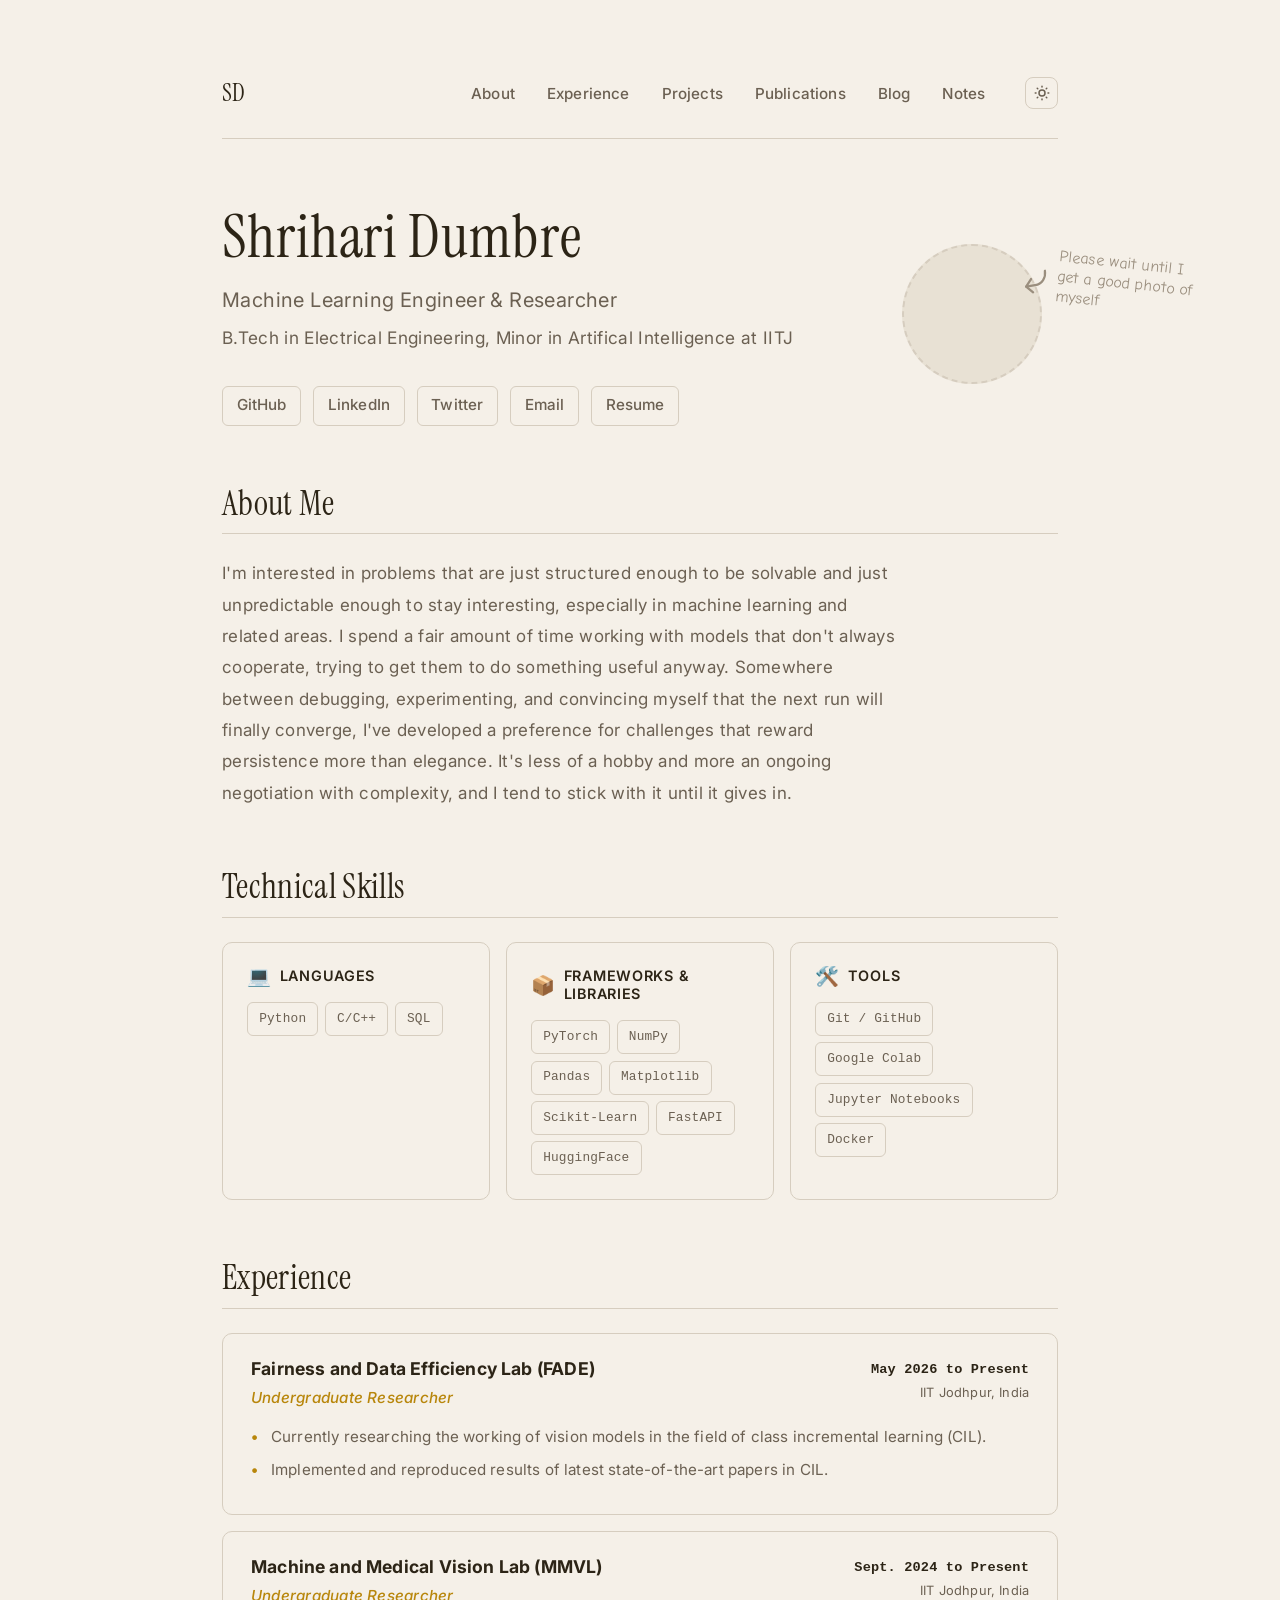
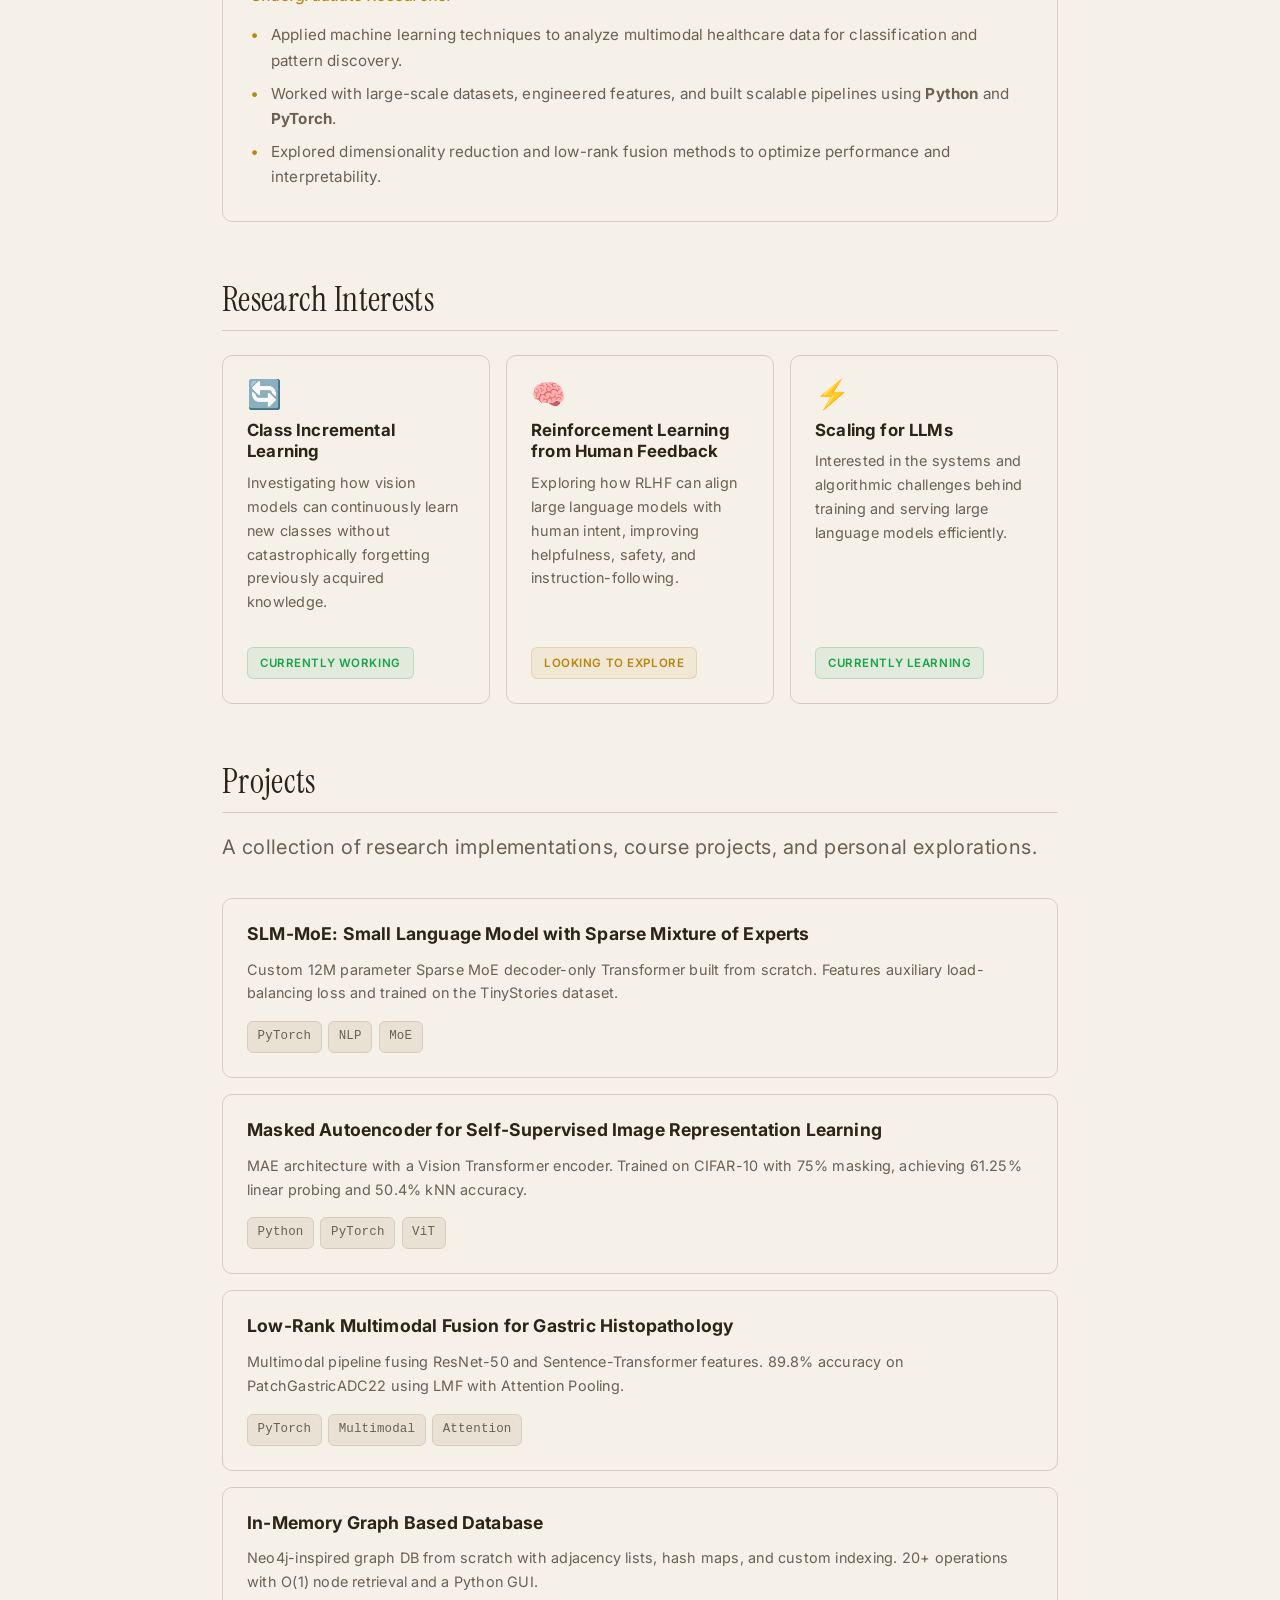
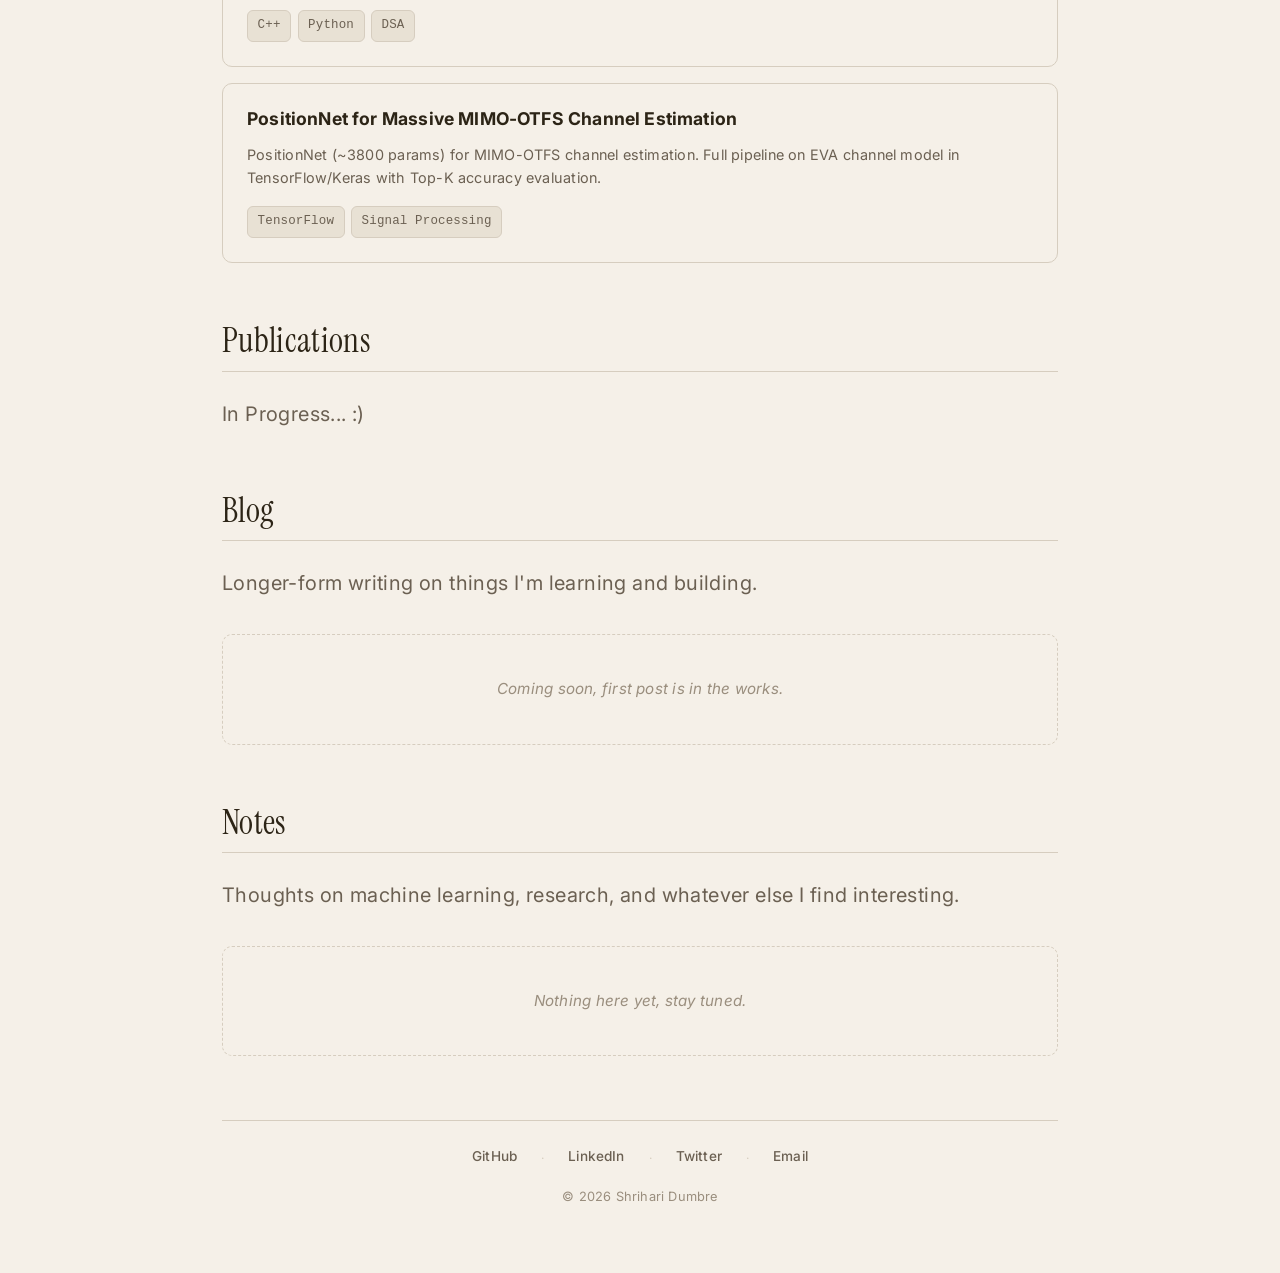
<file: index.html>
<!DOCTYPE html>
<html lang="en">
<head>
  <meta charset="UTF-8" />
  <meta name="viewport" content="width=device-width, initial-scale=1.0" />
  <title>Shrihari Dumbre</title>
  <meta name="description" content="Shrihari Dumbre, Machine Learning Engineer & Researcher." />
  <meta name="theme-color" content="#f5f0e8" />
  <link rel="icon" href="data:image/svg+xml,<svg xmlns='http://www.w3.org/2000/svg' viewBox='0 0 100 100'><text y='.9em' font-size='90'>SD</text></svg>" />
  <link rel="preconnect" href="https://fonts.googleapis.com" />
  <link rel="preconnect" href="https://fonts.gstatic.com" crossorigin />
  <link rel="stylesheet" href="style.css?v=4" />
</head>
<body>

<div class="container">
  <nav>
    <a href="#hero" class="logo">SD</a>
    <ul class="nav-links">
      <li><a href="#about">About</a></li>
      <li><a href="#experience">Experience</a></li>
      <li><a href="#projects">Projects</a></li>
      <li><a href="#publications">Publications</a></li>
      <li><a href="#blog">Blog</a></li>
      <li><a href="#notes">Notes</a></li>
      <li>
        <button id="theme-toggle" class="theme-toggle" aria-label="Toggle Dark Mode">
          <svg class="sun-icon" xmlns="http://www.w3.org/2000/svg" fill="none" viewBox="0 0 24 24" stroke="currentColor">
            <path stroke-linecap="round" stroke-linejoin="round" stroke-width="2" d="M12 3v1m0 16v1m9-9h-1M4 12H3m15.364 6.364l-.707-.707M6.343 6.343l-.707-.707m12.728 0l-.707.707M6.343 17.657l-.707.707M16 12a4 4 0 11-8 0 4 4 0 018 0z" />
          </svg>
          <svg class="moon-icon" xmlns="http://www.w3.org/2000/svg" fill="none" viewBox="0 0 24 24" stroke="currentColor">
            <path stroke-linecap="round" stroke-linejoin="round" stroke-width="2" d="M20.354 15.354A9 9 0 018.646 3.646 9.003 9.003 0 0012 21a9.003 9.003 0 008.354-5.646z" />
          </svg>
        </button>
      </li>
    </ul>
  </nav>

  <main>
    <!-- ═══ Hero ═══ -->
    <section id="hero" data-animate>
      <div class="hero-layout">
        <div class="hero-text">
          <h1><span class="happy-name">Shrihari Dumbre</span></h1>
          <p class="subtitle">Machine Learning Engineer & Researcher</p>
          <p class="education">B.Tech in Electrical Engineering, Minor in Artifical Intelligence at IITJ</p>
          
          <div class="hero-links">
            <a href="https://github.com/helomelo1" target="_blank" rel="noopener">GitHub</a>
            <a href="https://linkedin.com/in/shrihari-dumbre" target="_blank" rel="noopener">LinkedIn</a>
            <a href="https://x.com/shriharimd" target="_blank" rel="noopener">Twitter</a>
            <a href="mailto:shriharidumbre16@gmail.com">Email</a>
            <a href="assets/resume.pdf" target="_blank" rel="noopener">Resume</a>
          </div>
        </div>
        
        <div class="hero-photo-container">
          <div class="photo-note">
            Please wait until I get a good photo of myself
            <svg width="36" height="36" viewBox="0 0 24 24" fill="none" stroke="currentColor" stroke-width="1.5" stroke-linecap="round" stroke-linejoin="round" class="arrow-icon">
              <path d="M5 9c0 4.5 3 8.5 8 8.5h6" />
              <path d="m15 13 4 4.5-4 4.5" />
            </svg>
          </div>
          <div class="photo-slot"></div>
        </div>
      </div>
    </section>

    <!-- ═══ About ═══ -->
    <section id="about" data-animate>
      <h2>About Me</h2>
      <p>
        I'm interested in problems that are just structured enough to be solvable and just unpredictable enough to stay interesting, especially in machine learning and related areas. I spend a fair amount of time working with models that don't always cooperate, trying to get them to do something useful anyway. Somewhere between debugging, experimenting, and convincing myself that the next run will finally converge, I've developed a preference for challenges that reward persistence more than elegance. It's less of a hobby and more an ongoing negotiation with complexity, and I tend to stick with it until it gives in.
      </p>
    </section>

    <!-- ═══ Skills ═══ -->
    <section id="skills" data-animate>
      <h2>Technical Skills</h2>

      <div class="skills-grid" data-animate-stagger>
        <div class="skill-category">
          <h3 class="skill-category-title">
            <span class="skill-category-icon">💻</span>
            Languages
          </h3>
          <div class="skill-tags">
            <span class="skill-pill">Python</span>
            <span class="skill-pill">C/C++</span>
            <span class="skill-pill">SQL</span>
          </div>
        </div>

        <div class="skill-category">
          <h3 class="skill-category-title">
            <span class="skill-category-icon">📦</span>
            Frameworks & Libraries
          </h3>
          <div class="skill-tags">
            <span class="skill-pill">PyTorch</span>
            <span class="skill-pill">NumPy</span>
            <span class="skill-pill">Pandas</span>
            <span class="skill-pill">Matplotlib</span>
            <span class="skill-pill">Scikit-Learn</span>
            <span class="skill-pill">FastAPI</span>
            <span class="skill-pill">HuggingFace</span>
          </div>
        </div>

        <div class="skill-category">
          <h3 class="skill-category-title">
            <span class="skill-category-icon">🛠️</span>
            Tools
          </h3>
          <div class="skill-tags">
            <span class="skill-pill">Git / GitHub</span>
            <span class="skill-pill">Google Colab</span>
            <span class="skill-pill">Jupyter Notebooks</span>
            <span class="skill-pill">Docker</span>
          </div>
        </div>
      </div>
    </section>

    <!-- ═══ Experience ═══ -->
    <section id="experience" data-animate>
      <h2>Experience</h2>

      <div class="exp-card">
        <div class="exp-header">
          <div>
            <h3 class="exp-title">Fairness and Data Efficiency Lab (FADE)</h3>
            <p class="exp-role">Undergraduate Researcher</p>
          </div>
          <div class="exp-meta">
            <span class="exp-date">May 2026 to Present</span>
            <span class="exp-location">IIT Jodhpur, India</span>
          </div>
        </div>
        <ul class="exp-bullets">
          <li>Currently researching the working of vision models in the field of class incremental learning (CIL).</li>
          <li>Implemented and reproduced results of latest state-of-the-art papers in CIL.</li>
        </ul>
      </div>

      <div class="exp-card">
        <div class="exp-header">
          <div>
            <h3 class="exp-title">Machine and Medical Vision Lab (MMVL)</h3>
            <p class="exp-role">Undergraduate Researcher</p>
          </div>
          <div class="exp-meta">
            <span class="exp-date">Sept. 2024 to Present</span>
            <span class="exp-location">IIT Jodhpur, India</span>
          </div>
        </div>
        <ul class="exp-bullets">
          <li>Applied machine learning techniques to analyze multimodal healthcare data for classification and pattern discovery.</li>
          <li>Worked with large-scale datasets, engineered features, and built scalable pipelines using <strong>Python</strong> and <strong>PyTorch</strong>.</li>
          <li>Explored dimensionality reduction and low-rank fusion methods to optimize performance and interpretability.</li>
        </ul>
      </div>
    </section>

    <!-- ═══ Research Interests ═══ -->
    <section id="research-interests" data-animate>
      <h2>Research Interests</h2>

      <div class="research-grid" data-animate-stagger>
        <div class="research-card">
          <div class="research-icon">🔄</div>
          <h3>Class Incremental Learning</h3>
          <p>Investigating how vision models can continuously learn new classes without catastrophically forgetting previously acquired knowledge.</p>
          <span class="research-status active">Currently Working</span>
        </div>

        <div class="research-card">
          <div class="research-icon">🧠</div>
          <h3>Reinforcement Learning from Human Feedback</h3>
          <p>Exploring how RLHF can align large language models with human intent, improving helpfulness, safety, and instruction-following.</p>
          <span class="research-status exploring">Looking to Explore</span>
        </div>

        <div class="research-card">
          <div class="research-icon">⚡</div>
          <h3>Scaling for LLMs</h3>
          <p>Interested in the systems and algorithmic challenges behind training and serving large language models efficiently.</p>
          <span class="research-status active">Currently Learning</span>
        </div>
      </div>
    </section>

    <!-- ═══ Projects ═══ -->
    <section id="projects" data-animate>
      <h2>Projects</h2>
      <p class="subtitle" style="margin-top: -0.5rem;">A collection of research implementations, course projects, and personal explorations.</p>

      <div class="project-list" data-animate-stagger>
        <a href="https://github.com/helomelo1/slm-with-MoE" target="_blank" rel="noopener" class="project-item">
          <h3>SLM-MoE: Small Language Model with Sparse Mixture of Experts</h3>
          <p>Custom 12M parameter Sparse MoE decoder-only Transformer built from scratch. Features auxiliary load-balancing loss and trained on the TinyStories dataset.</p>
          <div class="tags">
            <span class="tag">PyTorch</span>
            <span class="tag">NLP</span>
            <span class="tag">MoE</span>
          </div>
        </a>

        <a href="https://github.com/helomelo1/self-supervised-representation-learning-using-MAE" target="_blank" rel="noopener" class="project-item">
          <h3>Masked Autoencoder for Self-Supervised Image Representation Learning</h3>
          <p>MAE architecture with a Vision Transformer encoder. Trained on CIFAR-10 with 75% masking, achieving 61.25% linear probing and 50.4% kNN accuracy.</p>
          <div class="tags">
            <span class="tag">Python</span>
            <span class="tag">PyTorch</span>
            <span class="tag">ViT</span>
          </div>
        </a>

        <a href="https://github.com/helomelo1/Low-Rank-Multimodal-Fusion-on-PatchGastricADC22" target="_blank" rel="noopener" class="project-item">
          <h3>Low-Rank Multimodal Fusion for Gastric Histopathology</h3>
          <p>Multimodal pipeline fusing ResNet-50 and Sentence-Transformer features. 89.8% accuracy on PatchGastricADC22 using LMF with Attention Pooling.</p>
          <div class="tags">
            <span class="tag">PyTorch</span>
            <span class="tag">Multimodal</span>
            <span class="tag">Attention</span>
          </div>
        </a>

        <a href="https://github.com/helomelo1/In-Memory-Graph-Based-Database" target="_blank" rel="noopener" class="project-item">
          <h3>In-Memory Graph Based Database</h3>
          <p>Neo4j-inspired graph DB from scratch with adjacency lists, hash maps, and custom indexing. 20+ operations with O(1) node retrieval and a Python GUI.</p>
          <div class="tags">
            <span class="tag">C++</span>
            <span class="tag">Python</span>
            <span class="tag">DSA</span>
          </div>
        </a>

        <a href="https://github.com/helomelo1/DeepMIMO-OTFS-ChannelEstimation" target="_blank" rel="noopener" class="project-item">
          <h3>PositionNet for Massive MIMO-OTFS Channel Estimation</h3>
          <p>PositionNet (~3800 params) for MIMO-OTFS channel estimation. Full pipeline on EVA channel model in TensorFlow/Keras with Top-K accuracy evaluation.</p>
          <div class="tags">
            <span class="tag">TensorFlow</span>
            <span class="tag">Signal Processing</span>
          </div>
        </a>
      </div>
    </section>

    <!-- ═══ Publications ═══ -->
    <section id="publications" data-animate>
      <h2>Publications</h2>
      <p class="subtitle">In Progress... :)</p>
    </section>

    <!-- ═══ Blog ═══ -->
    <section id="blog" data-animate>
      <h2>Blog</h2>
      <p class="subtitle">Longer-form writing on things I'm learning and building.</p>

      <!-- ═══════════════════════════════════════════════════════
           HOW TO ADD A NEW BLOG POST:
           
           1. Copy an existing post in the blog/ folder (e.g. blog/sample-post.html)
           2. Rename it (e.g. blog/my-new-post.html)
           3. Edit the content inside the new file
           4. Add a new card below by copying the <a class="blog-card"> block
           5. Update the href, title, description, date, reading time, and tags
           6. Push to GitHub and you're done!
           
           Posts are listed newest-first. Just add new cards at the top.
      ═══════════════════════════════════════════════════════ -->

      <div class="blog-list">

        <!-- ─── Blog Post Card ─── -->
        <!-- <a href="blog/sample-post.html" class="blog-card" id="blog-sample-post">
          <div class="blog-card-content">
            <div class="blog-card-meta">
              <time datetime="2026-06-18">June 18, 2026</time>
              <span class="blog-meta-sep">·</span>
              <span>5 min read</span>
            </div>
            <h2 class="blog-card-title">My First Blog Post</h2>
            <p class="blog-card-excerpt">
              A sample blog post to demonstrate the blog system. Learn how to create 
              new posts, format code blocks, add images, and more.
            </p>
            <div class="blog-card-tags">
              <span class="tag">Machine Learning</span>
              <span class="tag">Tutorial</span>
            </div>
          </div>
          <div class="blog-card-arrow">
            <svg width="20" height="20" viewBox="0 0 24 24" fill="none" stroke="currentColor" stroke-width="2" stroke-linecap="round" stroke-linejoin="round">
              <path d="M5 12h14M12 5l7 7-7 7"/>
            </svg>
          </div>
        </a> -->

        <div class="notes-empty">
          <p>Coming soon, first post is in the works.</p>
        </div>

      </div>
    </section>

    <!-- ═══ Notes ═══ -->
    <section id="notes" data-animate>
      <h2>Notes</h2>
      <p class="subtitle">Thoughts on machine learning, research, and whatever else I find interesting.</p>

      <div class="notes-list" id="dynamic-notes-list">

        <!-- ─── How to add a note ───
        Copy the block below, fill in the details, and paste it here.
        Newest notes go at the top.

        <div class="note-card">
          <div class="note-meta">
            <time datetime="YYYY-MM-DD">Month DD, YYYY</time>
          </div>
          <h3 class="note-title">Your Note Title</h3>
          <p class="note-body">
            Your note content goes here. Can be a few sentences or a few paragraphs.
          </p>
          <div class="note-tags">
            <span class="tag">Tag1</span>
            <span class="tag">Tag2</span>
          </div>
        </div>
        ─── End template ─── -->

        <div class="notes-empty">
          <p>Nothing here yet, stay tuned.</p>
        </div>

      </div>
    </section>

  </main>

  <footer>
    <div class="footer-links">
      <a href="https://github.com/helomelo1" target="_blank" rel="noopener">GitHub</a>
      <span class="footer-sep">·</span>
      <a href="https://linkedin.com/in/shrihari-dumbre" target="_blank" rel="noopener">LinkedIn</a>
      <span class="footer-sep">·</span>
      <a href="https://x.com/shriharimd" target="_blank" rel="noopener">Twitter</a>
      <span class="footer-sep">·</span>
      <a href="mailto:shriharidumbre16@gmail.com">Email</a>
    </div>
    <p>© 2026 Shrihari Dumbre</p>
  </footer>
</div>

<script src="script.js"></script>
</body>
</html>
</file>
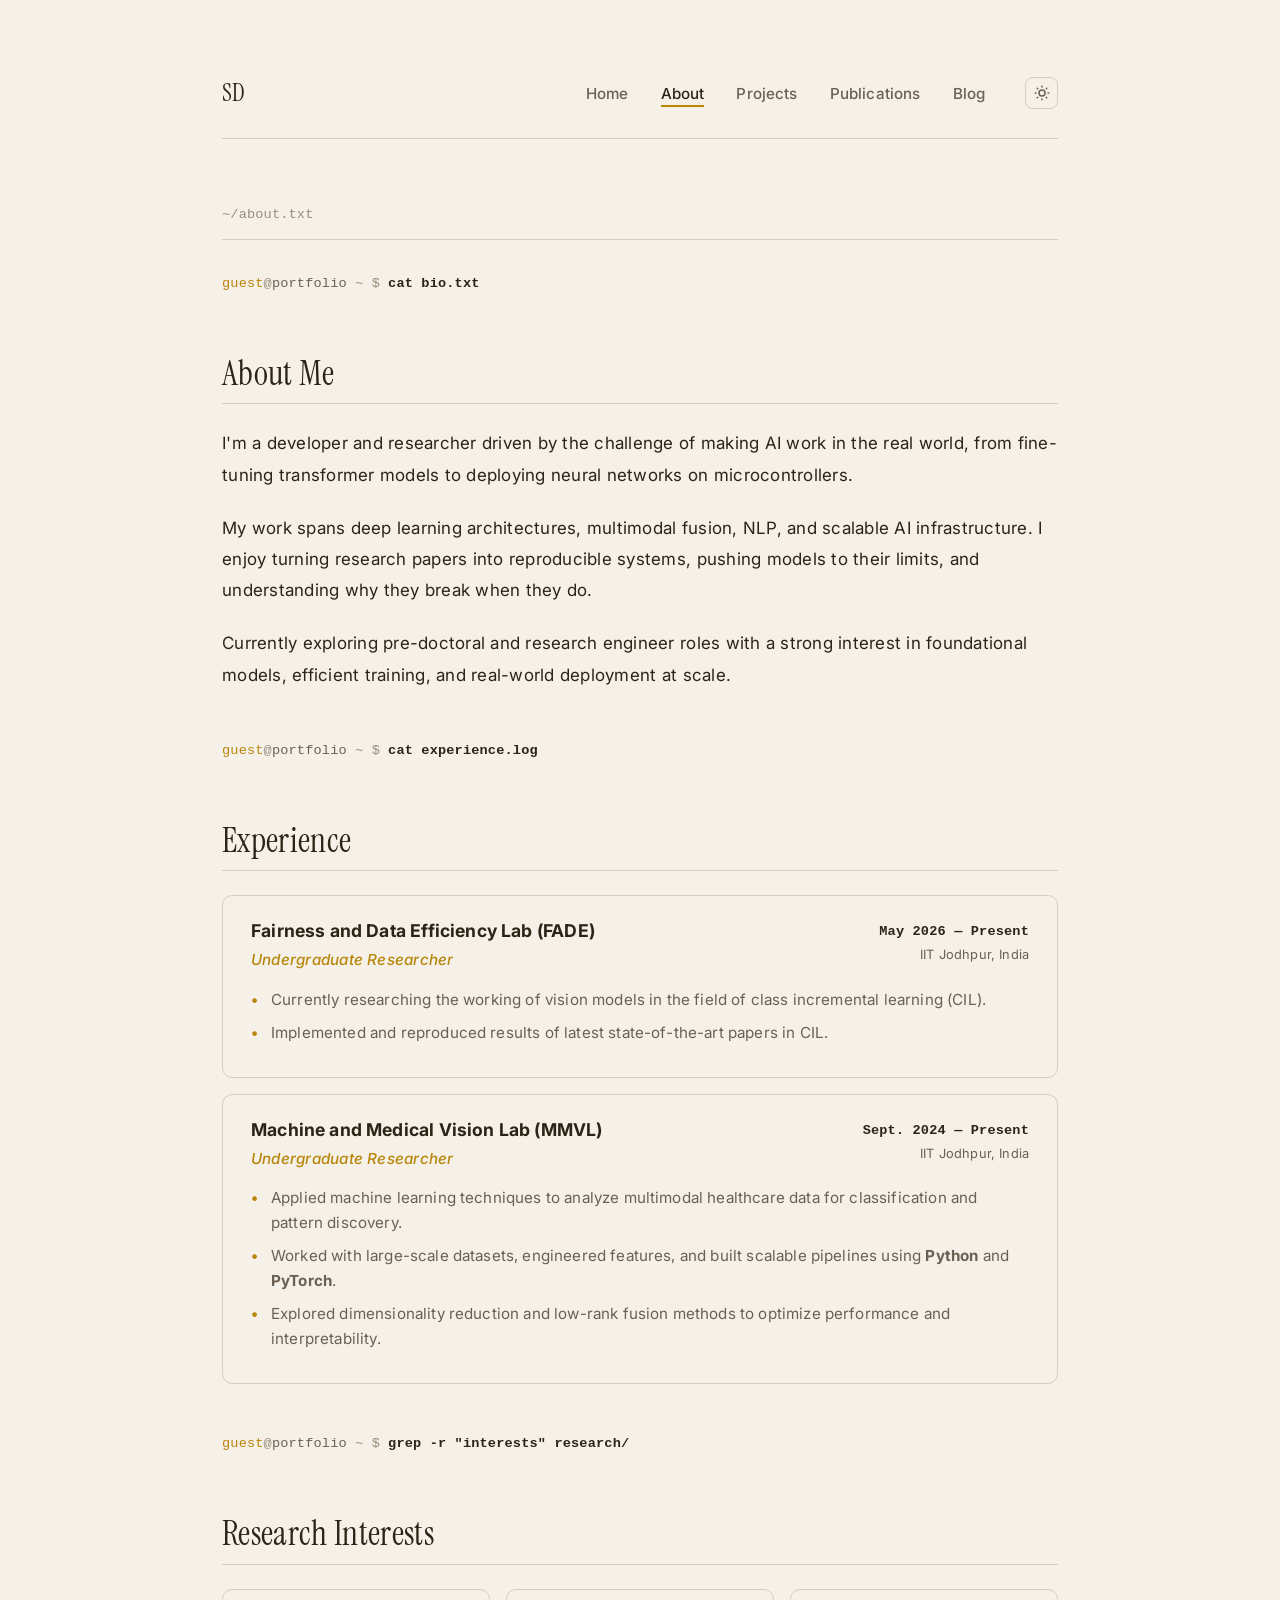
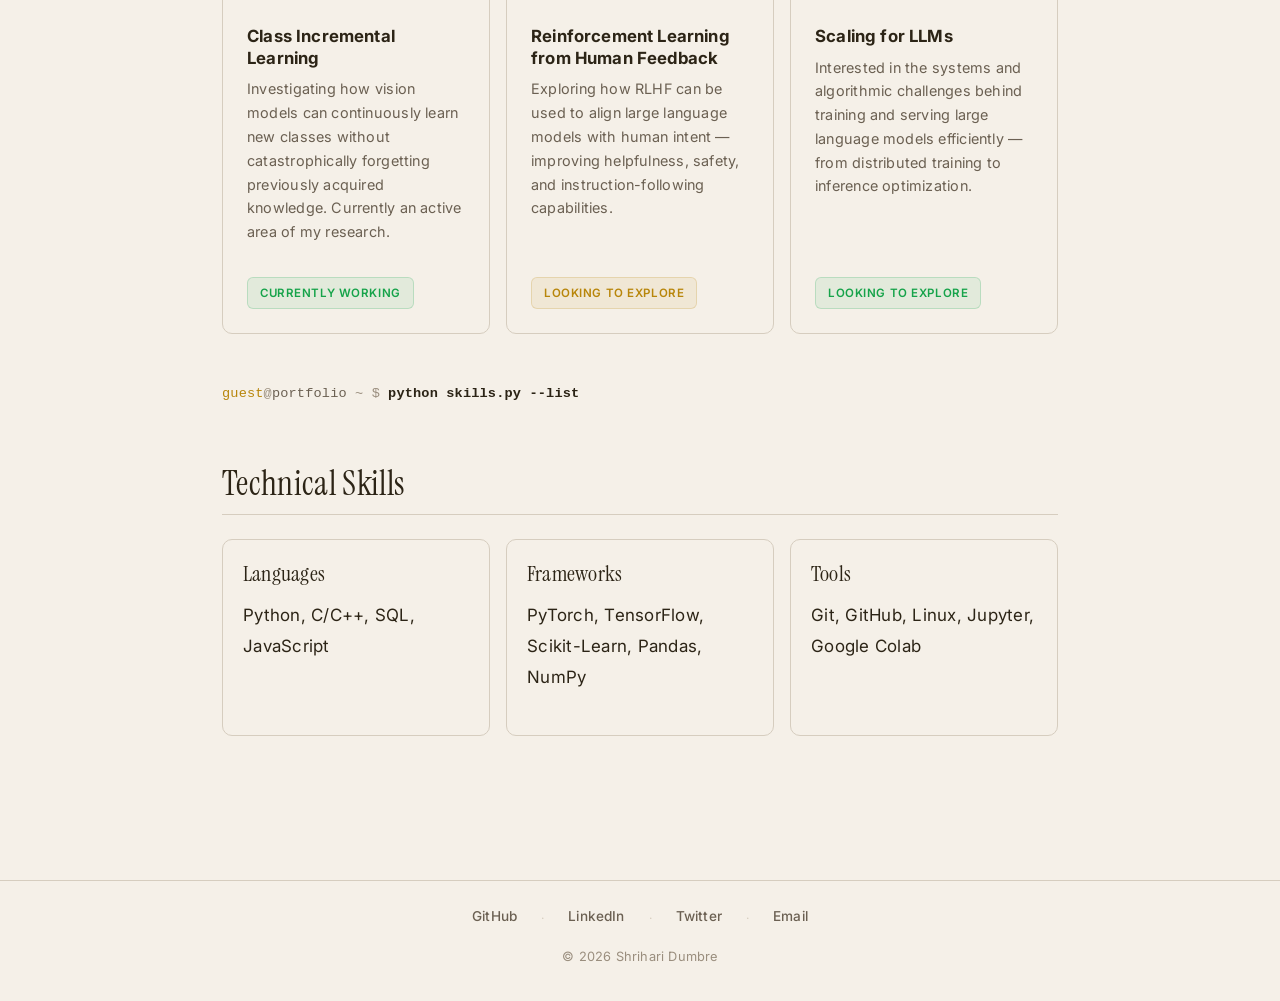
<file: about.html>
<!DOCTYPE html>
<html lang="en">
<head>
  <meta charset="UTF-8" />
  <meta name="viewport" content="width=device-width, initial-scale=1.0" />
  <title>About — Shrihari Dumbre</title>
  <link rel="preconnect" href="https://fonts.googleapis.com" />
  <link rel="preconnect" href="https://fonts.gstatic.com" crossorigin />
  <link rel="stylesheet" href="style.css?v=3" />
</head>
<body>

<div class="container">
  <nav>
    <a href="index.html" class="logo">SD</a>
    <ul class="nav-links">
      <li><a href="index.html">Home</a></li>
      <li><a href="about.html" class="active">About</a></li>
      <li><a href="projects.html">Projects</a></li>
      <li><a href="publications.html">Publications</a></li>
      <li><a href="blogs.html">Blog</a></li>
      <li>
        <button id="theme-toggle" class="theme-toggle" aria-label="Toggle Dark Mode">
          <svg class="sun-icon" xmlns="http://www.w3.org/2000/svg" fill="none" viewBox="0 0 24 24" stroke="currentColor">
            <path stroke-linecap="round" stroke-linejoin="round" stroke-width="2" d="M12 3v1m0 16v1m9-9h-1M4 12H3m15.364 6.364l-.707-.707M6.343 6.343l-.707-.707m12.728 0l-.707.707M6.343 17.657l-.707.707M16 12a4 4 0 11-8 0 4 4 0 018 0z" />
          </svg>
          <svg class="moon-icon" xmlns="http://www.w3.org/2000/svg" fill="none" viewBox="0 0 24 24" stroke="currentColor">
            <path stroke-linecap="round" stroke-linejoin="round" stroke-width="2" d="M20.354 15.354A9 9 0 018.646 3.646 9.003 9.003 0 0012 21a9.003 9.003 0 008.354-5.646z" />
          </svg>
        </button>
      </li>
    </ul>
  </nav>
  <div class="title-bar">~/about.txt</div>
  <div class="content">

    <div class="section">
      <div class="prompt">
        <span class="user">guest</span><span class="at">@</span><span class="host">portfolio</span> <span class="text">~ $</span><span class="cmd">cat bio.txt</span>
      </div>
      <h2>About Me</h2>
      <p>I'm a developer and researcher driven by the challenge of making AI work in the real world, from fine-tuning transformer models to deploying neural networks on microcontrollers.</p>
      <p>My work spans deep learning architectures, multimodal fusion, NLP, and scalable AI infrastructure. I enjoy turning research papers into reproducible systems, pushing models to their limits, and understanding why they break when they do.</p>
      <p>Currently exploring pre-doctoral and research engineer roles with a strong interest in foundational models, efficient training, and real-world deployment at scale.</p>
    </div>

    <div class="section" id="experience">
      <div class="prompt">
        <span class="user">guest</span><span class="at">@</span><span class="host">portfolio</span> <span class="text">~ $</span><span class="cmd">cat experience.log</span>
      </div>
      <h2>Experience</h2>

      <div class="exp-card">
        <div class="exp-header">
          <div>
            <h3 class="exp-title">Fairness and Data Efficiency Lab (FADE)</h3>
            <p class="exp-role">Undergraduate Researcher</p>
          </div>
          <div class="exp-meta">
            <span class="exp-date">May 2026 — Present</span>
            <span class="exp-location">IIT Jodhpur, India</span>
          </div>
        </div>
        <ul class="exp-bullets">
          <li>Currently researching the working of vision models in the field of class incremental learning (CIL).</li>
          <li>Implemented and reproduced results of latest state-of-the-art papers in CIL.</li>
        </ul>
      </div>

      <div class="exp-card">
        <div class="exp-header">
          <div>
            <h3 class="exp-title">Machine and Medical Vision Lab (MMVL)</h3>
            <p class="exp-role">Undergraduate Researcher</p>
          </div>
          <div class="exp-meta">
            <span class="exp-date">Sept. 2024 — Present</span>
            <span class="exp-location">IIT Jodhpur, India</span>
          </div>
        </div>
        <ul class="exp-bullets">
          <li>Applied machine learning techniques to analyze multimodal healthcare data for classification and pattern discovery.</li>
          <li>Worked with large-scale datasets, engineered features, and built scalable pipelines using <strong>Python</strong> and <strong>PyTorch</strong>.</li>
          <li>Explored dimensionality reduction and low-rank fusion methods to optimize performance and interpretability.</li>
        </ul>
      </div>
    </div>

    <div class="section" id="research-interests">
      <div class="prompt">
        <span class="user">guest</span><span class="at">@</span><span class="host">portfolio</span> <span class="text">~ $</span><span class="cmd">grep -r "interests" research/</span>
      </div>
      <h2>Research Interests</h2>

      <div class="research-grid">
        <div class="research-card">
          <div class="research-icon"></div>
          <h3>Class Incremental Learning</h3>
          <p>Investigating how vision models can continuously learn new classes without catastrophically forgetting previously acquired knowledge. Currently an active area of my research.</p>
          <span class="research-status active">Currently Working</span>
        </div>

        <div class="research-card">
          <div class="research-icon"></div>
          <h3>Reinforcement Learning from Human Feedback</h3>
          <p>Exploring how RLHF can be used to align large language models with human intent — improving helpfulness, safety, and instruction-following capabilities.</p>
          <span class="research-status exploring">Looking to Explore</span>
        </div>

        <div class="research-card">
          <div class="research-icon"></div>
          <h3>Scaling for LLMs</h3>
          <p>Interested in the systems and algorithmic challenges behind training and serving large language models efficiently — from distributed training to inference optimization.</p>
          <span class="research-status active">Looking to Explore</span>
        </div>
      </div>
    </div>

    <div class="section">
      <div class="prompt">
        <span class="user">guest</span><span class="at">@</span><span class="host">portfolio</span> <span class="text">~ $</span><span class="cmd">python skills.py --list</span>
      </div>
      <h2>Technical Skills</h2>
      
      <div class="grid">
        <div>
          <h3>Languages</h3>
          <p>Python, C/C++, SQL, JavaScript</p>
        </div>
        <div>
          <h3>Frameworks</h3>
          <p>PyTorch, TensorFlow, Scikit-Learn, Pandas, NumPy</p>
        </div>
        <div>
          <h3>Tools</h3>
          <p>Git, GitHub, Linux, Jupyter, Google Colab</p>
        </div>
      </div>
    </div>

  </div>
</div>

  <footer>
    <div class="footer-links">
      <a href="https://github.com/helomelo1" target="_blank" rel="noopener">GitHub</a>
      <span class="footer-sep">·</span>
      <a href="https://linkedin.com/in/shrihari-dumbre" target="_blank" rel="noopener">LinkedIn</a>
      <span class="footer-sep">·</span>
      <a href="https://x.com/shriharimd" target="_blank" rel="noopener">Twitter</a>
      <span class="footer-sep">·</span>
      <a href="mailto:shriharidumbre16@gmail.com">Email</a>
    </div>
    <p>© 2026 Shrihari Dumbre</p>
  </footer>

<script src="script.js"></script>
</body>
</html>
</file>
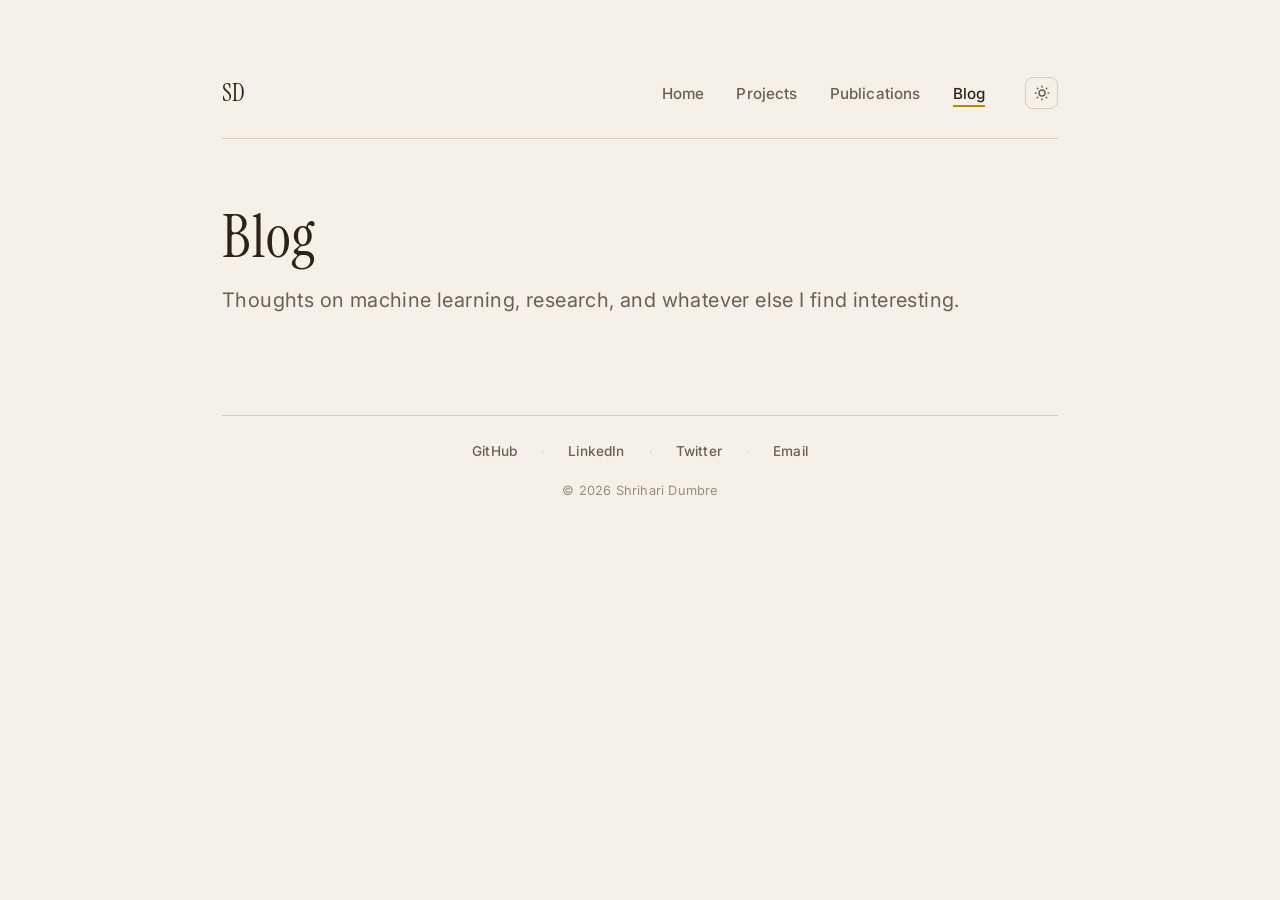
<file: blogs.html>
<!DOCTYPE html>
<html lang="en">
<head>
  <meta charset="UTF-8" />
  <meta name="viewport" content="width=device-width, initial-scale=1.0" />
  <title>Blog - Shrihari Dumbre</title>
  <meta name="description" content="Blog posts by Shrihari Dumbre on machine learning, research, and engineering." />
  <meta name="theme-color" content="#f3f4f6" />
  <link rel="icon" href="data:image/svg+xml,<svg xmlns='http://www.w3.org/2000/svg' viewBox='0 0 100 100'><text y='.9em' font-size='90'>SD</text></svg>" />
  <link rel="preconnect" href="https://fonts.googleapis.com" />
  <link rel="preconnect" href="https://fonts.gstatic.com" crossorigin />
  <link rel="stylesheet" href="style.css?v=3" />
</head>
<body>

<div class="container">
  <nav>
    <a href="index.html" class="logo">SD</a>
    <ul class="nav-links">
      <li><a href="index.html">Home</a></li>
      <li><a href="projects.html">Projects</a></li>
      <li><a href="publications.html">Publications</a></li>
      <li><a href="blogs.html" class="active">Blog</a></li>
      <li>
        <button id="theme-toggle" class="theme-toggle" aria-label="Toggle Dark Mode">
          <svg class="sun-icon" xmlns="http://www.w3.org/2000/svg" fill="none" viewBox="0 0 24 24" stroke="currentColor">
            <path stroke-linecap="round" stroke-linejoin="round" stroke-width="2" d="M12 3v1m0 16v1m9-9h-1M4 12H3m15.364 6.364l-.707-.707M6.343 6.343l-.707-.707m12.728 0l-.707.707M6.343 17.657l-.707.707M16 12a4 4 0 11-8 0 4 4 0 018 0z" />
          </svg>
          <svg class="moon-icon" xmlns="http://www.w3.org/2000/svg" fill="none" viewBox="0 0 24 24" stroke="currentColor">
            <path stroke-linecap="round" stroke-linejoin="round" stroke-width="2" d="M20.354 15.354A9 9 0 018.646 3.646 9.003 9.003 0 0012 21a9.003 9.003 0 008.354-5.646z" />
          </svg>
        </button>
      </li>
    </ul>
  </nav>

  <main>
    <section>
      <h1>Blog</h1>
      <p class="subtitle">Thoughts on machine learning, research, and whatever else I find interesting.</p>
    </section>

    <!-- ═══════════════════════════════════════════════════════
         HOW TO ADD A NEW BLOG POST:
         
         1. Copy an existing post in the blog/ folder (e.g. blog/sample-post.html)
         2. Rename it (e.g. blog/my-new-post.html)
         3. Edit the content inside the new file
         4. Add a new card below by copying the <a class="blog-card"> block
         5. Update the href, title, description, date, reading time, and tags
         6. Push to GitHub — done!
         
         Posts are listed newest-first. Just add new cards at the top.
    ═══════════════════════════════════════════════════════ -->

    <section class="blog-list">

      <!-- ─── Blog Post Card ─── -->
      <!-- <a href="blog/sample-post.html" class="blog-card" id="blog-sample-post">
        <div class="blog-card-content">
          <div class="blog-card-meta">
            <time datetime="2026-06-18">June 18, 2026</time>
            <span class="blog-meta-sep">·</span>
            <span>5 min read</span>
          </div>
          <h2 class="blog-card-title">My First Blog Post</h2>
          <p class="blog-card-excerpt">
            A sample blog post to demonstrate the blog system. Learn how to create 
            new posts, format code blocks, add images, and more.
          </p>
          <div class="blog-card-tags">
            <span class="tag">Machine Learning</span>
            <span class="tag">Tutorial</span>
          </div>
        </div>
        <div class="blog-card-arrow">
          <svg width="20" height="20" viewBox="0 0 24 24" fill="none" stroke="currentColor" stroke-width="2" stroke-linecap="round" stroke-linejoin="round">
            <path d="M5 12h14M12 5l7 7-7 7"/>
          </svg>
        </div>
      </a> -->

      <!-- ─── Template: Copy this block to add a new post ───
      <a href="blog/YOUR-POST-FILENAME.html" class="blog-card" id="blog-your-post-id">
        <div class="blog-card-content">
          <div class="blog-card-meta">
            <time datetime="YYYY-MM-DD">Month DD, YYYY</time>
            <span class="blog-meta-sep">·</span>
            <span>X min read</span>
          </div>
          <h2 class="blog-card-title">Your Post Title</h2>
          <p class="blog-card-excerpt">
            A brief 1-2 sentence description of what this post is about.
          </p>
          <div class="blog-card-tags">
            <span class="tag">Tag1</span>
            <span class="tag">Tag2</span>
          </div>
        </div>
        <div class="blog-card-arrow">
          <svg width="20" height="20" viewBox="0 0 24 24" fill="none" stroke="currentColor" stroke-width="2" stroke-linecap="round" stroke-linejoin="round">
            <path d="M5 12h14M12 5l7 7-7 7"/>
          </svg>
        </div>
      </a>
      ─── End Template ─── -->

    </section>
  </main>

  <footer>
    <div class="footer-links">
      <a href="https://github.com/helomelo1" target="_blank" rel="noopener">GitHub</a>
      <span class="footer-sep">·</span>
      <a href="https://linkedin.com/in/shrihari-dumbre" target="_blank" rel="noopener">LinkedIn</a>
      <span class="footer-sep">·</span>
      <a href="https://x.com/shriharimd" target="_blank" rel="noopener">Twitter</a>
      <span class="footer-sep">·</span>
      <a href="mailto:shriharidumbre16@gmail.com">Email</a>
    </div>
    <p>© 2026 Shrihari Dumbre</p>
  </footer>
</div>

<script src="script.js"></script>
</body>
</html>
</file>
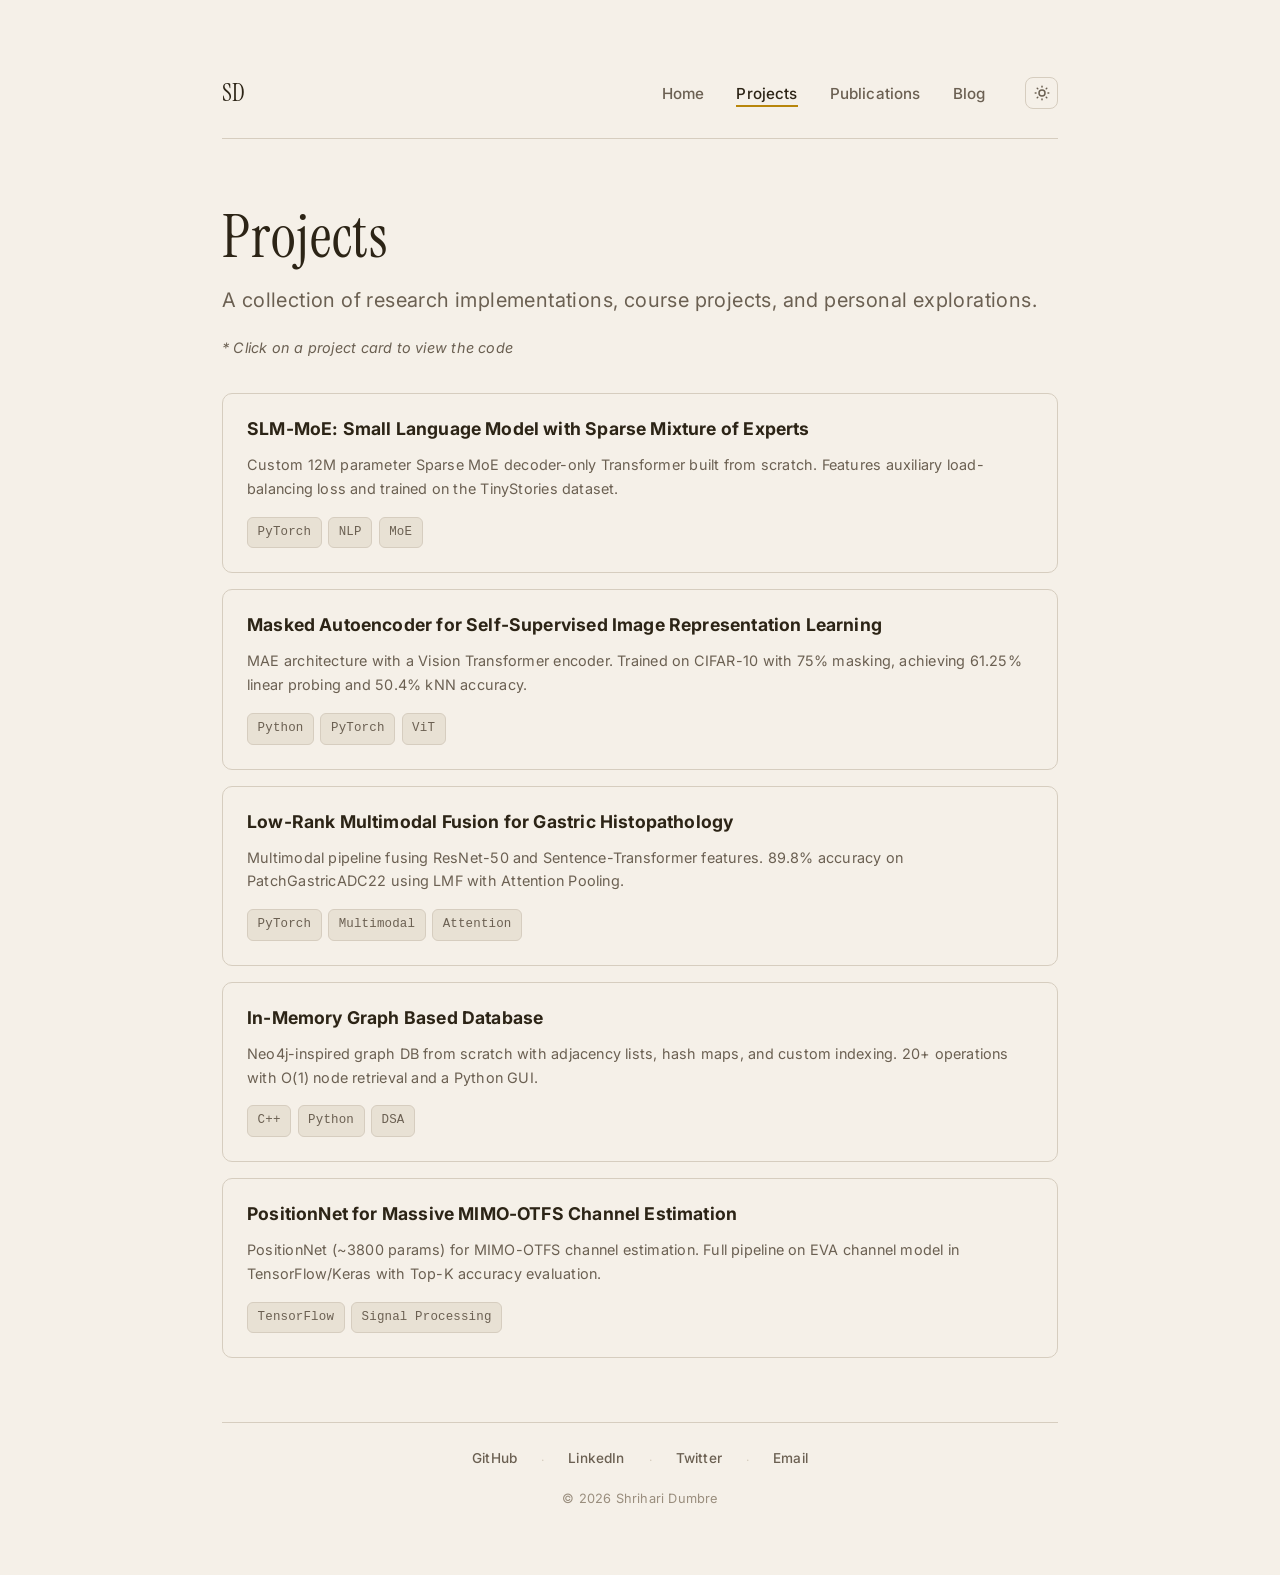
<file: projects.html>
<!DOCTYPE html>
<html lang="en">
<head>
  <meta charset="UTF-8" />
  <meta name="viewport" content="width=device-width, initial-scale=1.0" />
  <title>Projects - Shrihari Dumbre</title>
  <meta name="description" content="Projects by Shrihari Dumbre." />
  <meta name="theme-color" content="#f3f4f6" />
  <link rel="icon" href="data:image/svg+xml,<svg xmlns='http://www.w3.org/2000/svg' viewBox='0 0 100 100'><text y='.9em' font-size='90'>SD</text></svg>" />
  <link rel="preconnect" href="https://fonts.googleapis.com" />
  <link rel="preconnect" href="https://fonts.gstatic.com" crossorigin />
  <link rel="stylesheet" href="style.css?v=3" />
</head>
<body>

<div class="container">
  <nav>
    <a href="index.html" class="logo">SD</a>
    <ul class="nav-links">
      <li><a href="index.html">Home</a></li>
      <li><a href="projects.html" class="active">Projects</a></li>
      <li><a href="publications.html">Publications</a></li>
      <li><a href="blogs.html">Blog</a></li>
      <li>
        <button id="theme-toggle" class="theme-toggle" aria-label="Toggle Dark Mode">
          <svg class="sun-icon" xmlns="http://www.w3.org/2000/svg" fill="none" viewBox="0 0 24 24" stroke="currentColor">
            <path stroke-linecap="round" stroke-linejoin="round" stroke-width="2" d="M12 3v1m0 16v1m9-9h-1M4 12H3m15.364 6.364l-.707-.707M6.343 6.343l-.707-.707m12.728 0l-.707.707M6.343 17.657l-.707.707M16 12a4 4 0 11-8 0 4 4 0 018 0z" />
          </svg>
          <svg class="moon-icon" xmlns="http://www.w3.org/2000/svg" fill="none" viewBox="0 0 24 24" stroke="currentColor">
            <path stroke-linecap="round" stroke-linejoin="round" stroke-width="2" d="M20.354 15.354A9 9 0 018.646 3.646 9.003 9.003 0 0012 21a9.003 9.003 0 008.354-5.646z" />
          </svg>
        </button>
      </li>
    </ul>
  </nav>

  <main>
    <section data-animate>
      <h1>Projects</h1>
      <p class="subtitle">A collection of research implementations, course projects, and personal explorations.</p>
      <p style="font-size: 0.9rem; color: var(--text-muted); margin-top: -1rem; margin-bottom: 2rem; font-style: italic;">* Click on a project card to view the code</p>
      
      <div class="project-list" data-animate-stagger>
        <a href="https://github.com/helomelo1/slm-with-MoE" target="_blank" rel="noopener" class="project-item">
          <h3>SLM-MoE: Small Language Model with Sparse Mixture of Experts</h3>
          <p>Custom 12M parameter Sparse MoE decoder-only Transformer built from scratch. Features auxiliary load-balancing loss and trained on the TinyStories dataset.</p>
          <div class="tags">
            <span class="tag">PyTorch</span>
            <span class="tag">NLP</span>
            <span class="tag">MoE</span>
          </div>
        </a>

        <a href="https://github.com/helomelo1/self-supervised-representation-learning-using-MAE" target="_blank" rel="noopener" class="project-item">
          <h3>Masked Autoencoder for Self-Supervised Image Representation Learning</h3>
          <p>MAE architecture with a Vision Transformer encoder. Trained on CIFAR-10 with 75% masking, achieving 61.25% linear probing and 50.4% kNN accuracy.</p>
          <div class="tags">
            <span class="tag">Python</span>
            <span class="tag">PyTorch</span>
            <span class="tag">ViT</span>
          </div>
        </a>

        <a href="https://github.com/helomelo1/Low-Rank-Multimodal-Fusion-on-PatchGastricADC22" target="_blank" rel="noopener" class="project-item">
          <h3>Low-Rank Multimodal Fusion for Gastric Histopathology</h3>
          <p>Multimodal pipeline fusing ResNet-50 and Sentence-Transformer features. 89.8% accuracy on PatchGastricADC22 using LMF with Attention Pooling.</p>
          <div class="tags">
            <span class="tag">PyTorch</span>
            <span class="tag">Multimodal</span>
            <span class="tag">Attention</span>
          </div>
        </a>

        <a href="https://github.com/helomelo1/In-Memory-Graph-Based-Database" target="_blank" rel="noopener" class="project-item">
          <h3>In-Memory Graph Based Database</h3>
          <p>Neo4j-inspired graph DB from scratch with adjacency lists, hash maps, and custom indexing. 20+ operations with O(1) node retrieval and a Python GUI.</p>
          <div class="tags">
            <span class="tag">C++</span>
            <span class="tag">Python</span>
            <span class="tag">DSA</span>
          </div>
        </a>

        <a href="https://github.com/helomelo1/DeepMIMO-OTFS-ChannelEstimation" target="_blank" rel="noopener" class="project-item">
          <h3>PositionNet for Massive MIMO-OTFS Channel Estimation</h3>
          <p>PositionNet (~3800 params) for MIMO-OTFS channel estimation. Full pipeline on EVA channel model in TensorFlow/Keras with Top-K accuracy evaluation.</p>
          <div class="tags">
            <span class="tag">TensorFlow</span>
            <span class="tag">Signal Processing</span>
          </div>
        </a>
      </div>
    </section>
  </main>

  <footer>
    <div class="footer-links">
      <a href="https://github.com/helomelo1" target="_blank" rel="noopener">GitHub</a>
      <span class="footer-sep">·</span>
      <a href="https://linkedin.com/in/shrihari-dumbre" target="_blank" rel="noopener">LinkedIn</a>
      <span class="footer-sep">·</span>
      <a href="https://x.com/shriharimd" target="_blank" rel="noopener">Twitter</a>
      <span class="footer-sep">·</span>
      <a href="mailto:shriharidumbre16@gmail.com">Email</a>
    </div>
    <p>© 2026 Shrihari Dumbre</p>
  </footer>
</div>

<script src="script.js"></script>
</body>
</html>
</file>
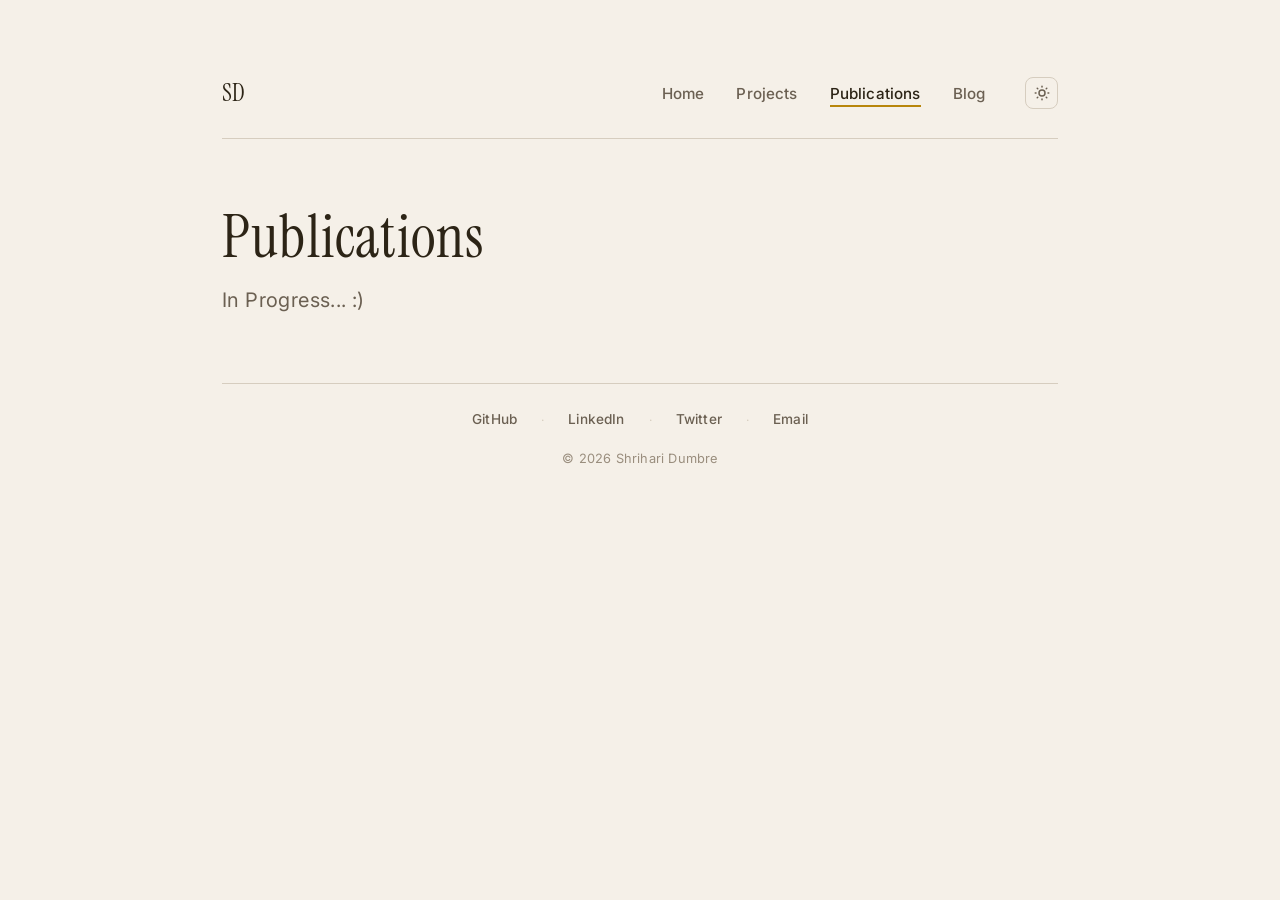
<file: publications.html>
<!DOCTYPE html>
<html lang="en">
<head>
  <meta charset="UTF-8" />
  <meta name="viewport" content="width=device-width, initial-scale=1.0" />
  <title>Publications - Shrihari Dumbre</title>
  <meta name="description" content="Publications by Shrihari Dumbre." />
  <meta name="theme-color" content="#f3f4f6" />
  <link rel="icon" href="data:image/svg+xml,<svg xmlns='http://www.w3.org/2000/svg' viewBox='0 0 100 100'><text y='.9em' font-size='90'>SD</text></svg>" />
  <link rel="preconnect" href="https://fonts.googleapis.com" />
  <link rel="preconnect" href="https://fonts.gstatic.com" crossorigin />
  <link rel="stylesheet" href="style.css?v=3" />
</head>
<body>

<div class="container">
  <nav>
    <a href="index.html" class="logo">SD</a>
    <ul class="nav-links">
      <li><a href="index.html">Home</a></li>
      <li><a href="projects.html">Projects</a></li>
      <li><a href="publications.html" class="active">Publications</a></li>
      <li><a href="blogs.html">Blog</a></li>
      <li>
        <button id="theme-toggle" class="theme-toggle" aria-label="Toggle Dark Mode">
          <svg class="sun-icon" xmlns="http://www.w3.org/2000/svg" fill="none" viewBox="0 0 24 24" stroke="currentColor">
            <path stroke-linecap="round" stroke-linejoin="round" stroke-width="2" d="M12 3v1m0 16v1m9-9h-1M4 12H3m15.364 6.364l-.707-.707M6.343 6.343l-.707-.707m12.728 0l-.707.707M6.343 17.657l-.707.707M16 12a4 4 0 11-8 0 4 4 0 018 0z" />
          </svg>
          <svg class="moon-icon" xmlns="http://www.w3.org/2000/svg" fill="none" viewBox="0 0 24 24" stroke="currentColor">
            <path stroke-linecap="round" stroke-linejoin="round" stroke-width="2" d="M20.354 15.354A9 9 0 018.646 3.646 9.003 9.003 0 0012 21a9.003 9.003 0 008.354-5.646z" />
          </svg>
        </button>
      </li>
    </ul>
  </nav>

  <main>
    <section>
      <h1>Publications</h1>
      <p class="subtitle">In Progress... :)</p>
    </section>
  </main>

  <footer>
    <div class="footer-links">
      <a href="https://github.com/helomelo1" target="_blank" rel="noopener">GitHub</a>
      <span class="footer-sep">·</span>
      <a href="https://linkedin.com/in/shrihari-dumbre" target="_blank" rel="noopener">LinkedIn</a>
      <span class="footer-sep">·</span>
      <a href="https://x.com/shriharimd" target="_blank" rel="noopener">Twitter</a>
      <span class="footer-sep">·</span>
      <a href="mailto:shriharidumbre16@gmail.com">Email</a>
    </div>
    <p>© 2026 Shrihari Dumbre</p>
  </footer>
</div>

<script src="script.js"></script>
</body>
</html>
</file>
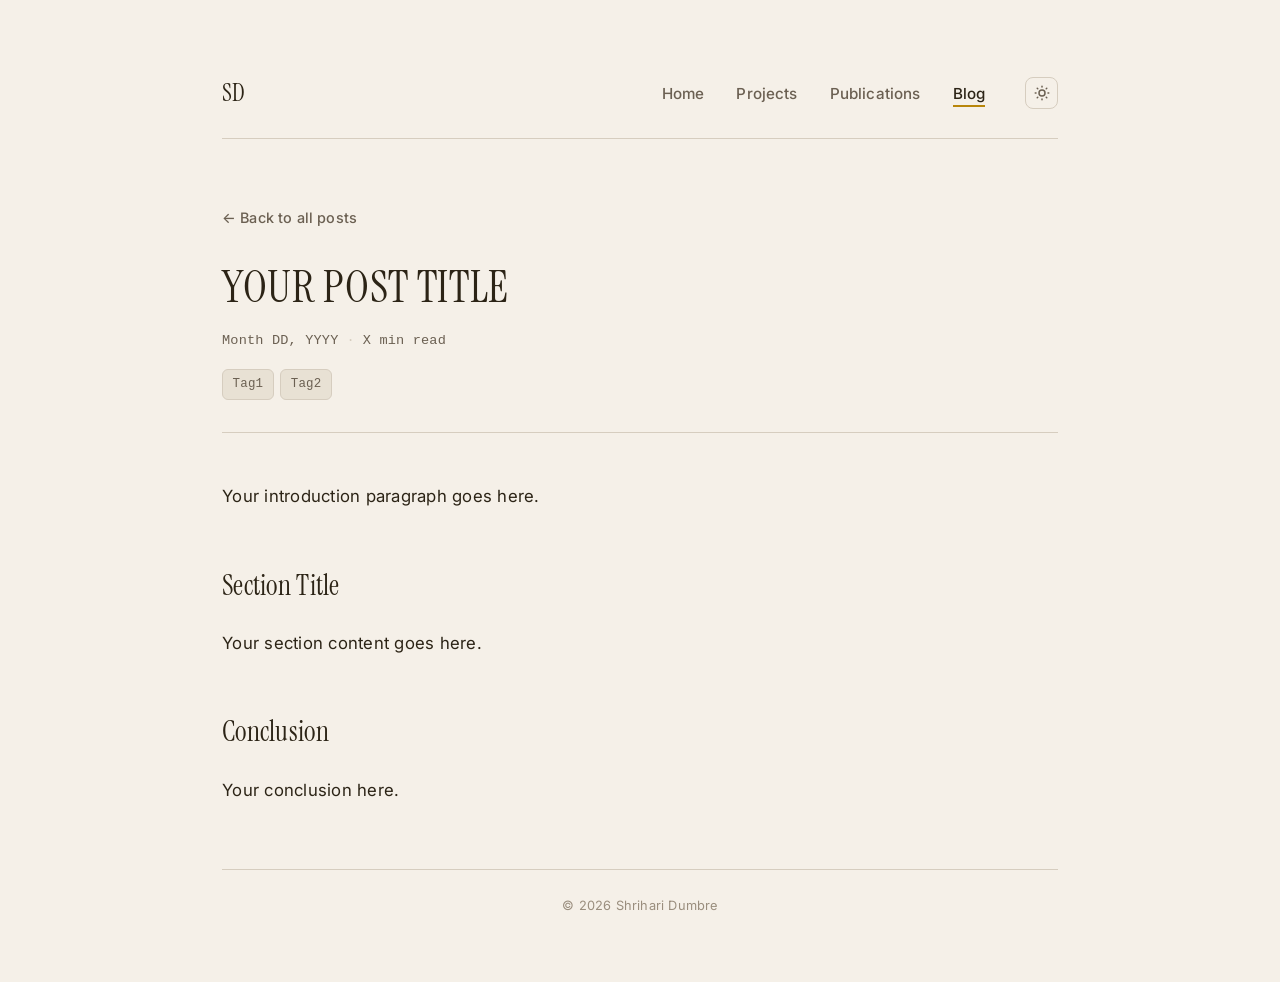
<file: my-references/_template.html>
<!DOCTYPE html>
<html lang="en">
<head>
  <meta charset="UTF-8" />
  <meta name="viewport" content="width=device-width, initial-scale=1.0" />
  <!-- ✏️ STEP 1: Update the title -->
  <title>YOUR POST TITLE - Shrihari Dumbre</title>
  <meta name="description" content="YOUR POST DESCRIPTION" />
  <meta name="theme-color" content="#f3f4f6" />
  <link rel="icon" href="data:image/svg+xml,<svg xmlns='http://www.w3.org/2000/svg' viewBox='0 0 100 100'><text y='.9em' font-size='90'>SD</text></svg>" />
  <link rel="stylesheet" href="../style.css?v=3" />
</head>
<body>

<div class="container">
  <nav>
    <a href="../index.html" class="logo">SD</a>
    <ul class="nav-links">
      <li><a href="../index.html">Home</a></li>
      <li><a href="../projects.html">Projects</a></li>
      <li><a href="../publications.html">Publications</a></li>
      <li><a href="../blogs.html" class="active">Blog</a></li>
      <li>
        <button id="theme-toggle" class="theme-toggle" aria-label="Toggle Dark Mode">
          <svg class="sun-icon" xmlns="http://www.w3.org/2000/svg" fill="none" viewBox="0 0 24 24" stroke="currentColor">
            <path stroke-linecap="round" stroke-linejoin="round" stroke-width="2" d="M12 3v1m0 16v1m9-9h-1M4 12H3m15.364 6.364l-.707-.707M6.343 6.343l-.707-.707m12.728 0l-.707.707M6.343 17.657l-.707.707M16 12a4 4 0 11-8 0 4 4 0 018 0z" />
          </svg>
          <svg class="moon-icon" xmlns="http://www.w3.org/2000/svg" fill="none" viewBox="0 0 24 24" stroke="currentColor">
            <path stroke-linecap="round" stroke-linejoin="round" stroke-width="2" d="M20.354 15.354A9 9 0 018.646 3.646 9.003 9.003 0 0012 21a9.003 9.003 0 008.354-5.646z" />
          </svg>
        </button>
      </li>
    </ul>
  </nav>

  <main>
    <article class="blog-article">
      <a href="../blogs.html" class="blog-back-link">← Back to all posts</a>

      <header class="blog-article-header">
        <!-- ✏️ STEP 2: Update the heading -->
        <h1>YOUR POST TITLE</h1>
        <div class="blog-article-meta">
          <!-- ✏️ STEP 3: Update date and reading time -->
          <time datetime="YYYY-MM-DD">Month DD, YYYY</time>
          <span class="blog-meta-sep">·</span>
          <span>X min read</span>
        </div>
        <div class="blog-article-tags">
          <!-- ✏️ STEP 4: Update tags -->
          <span class="tag">Tag1</span>
          <span class="tag">Tag2</span>
        </div>
      </header>

      <!-- ✏️ STEP 5: Write your blog content below -->
      <div class="blog-content">
        <p>
          Your introduction paragraph goes here.
        </p>

        <h2>Section Title</h2>
        <p>
          Your section content goes here.
        </p>

        <!-- Code block example: -->
        <!--
        <pre><code>your code here</code></pre>
        -->

        <!-- Image example: -->
        <!--
        <img src="../assets/blog/your-image.png" alt="Description" />
        -->

        <!-- Blockquote example: -->
        <!--
        <blockquote>
          <p>"Quote text here" — Author</p>
        </blockquote>
        -->

        <h2>Conclusion</h2>
        <p>
          Your conclusion here.
        </p>
      </div>
    </article>
  </main>

  <footer>
    <p>© 2026 Shrihari Dumbre</p>
  </footer>
</div>

<script src="../script.js"></script>
</body>
</html>
</file>
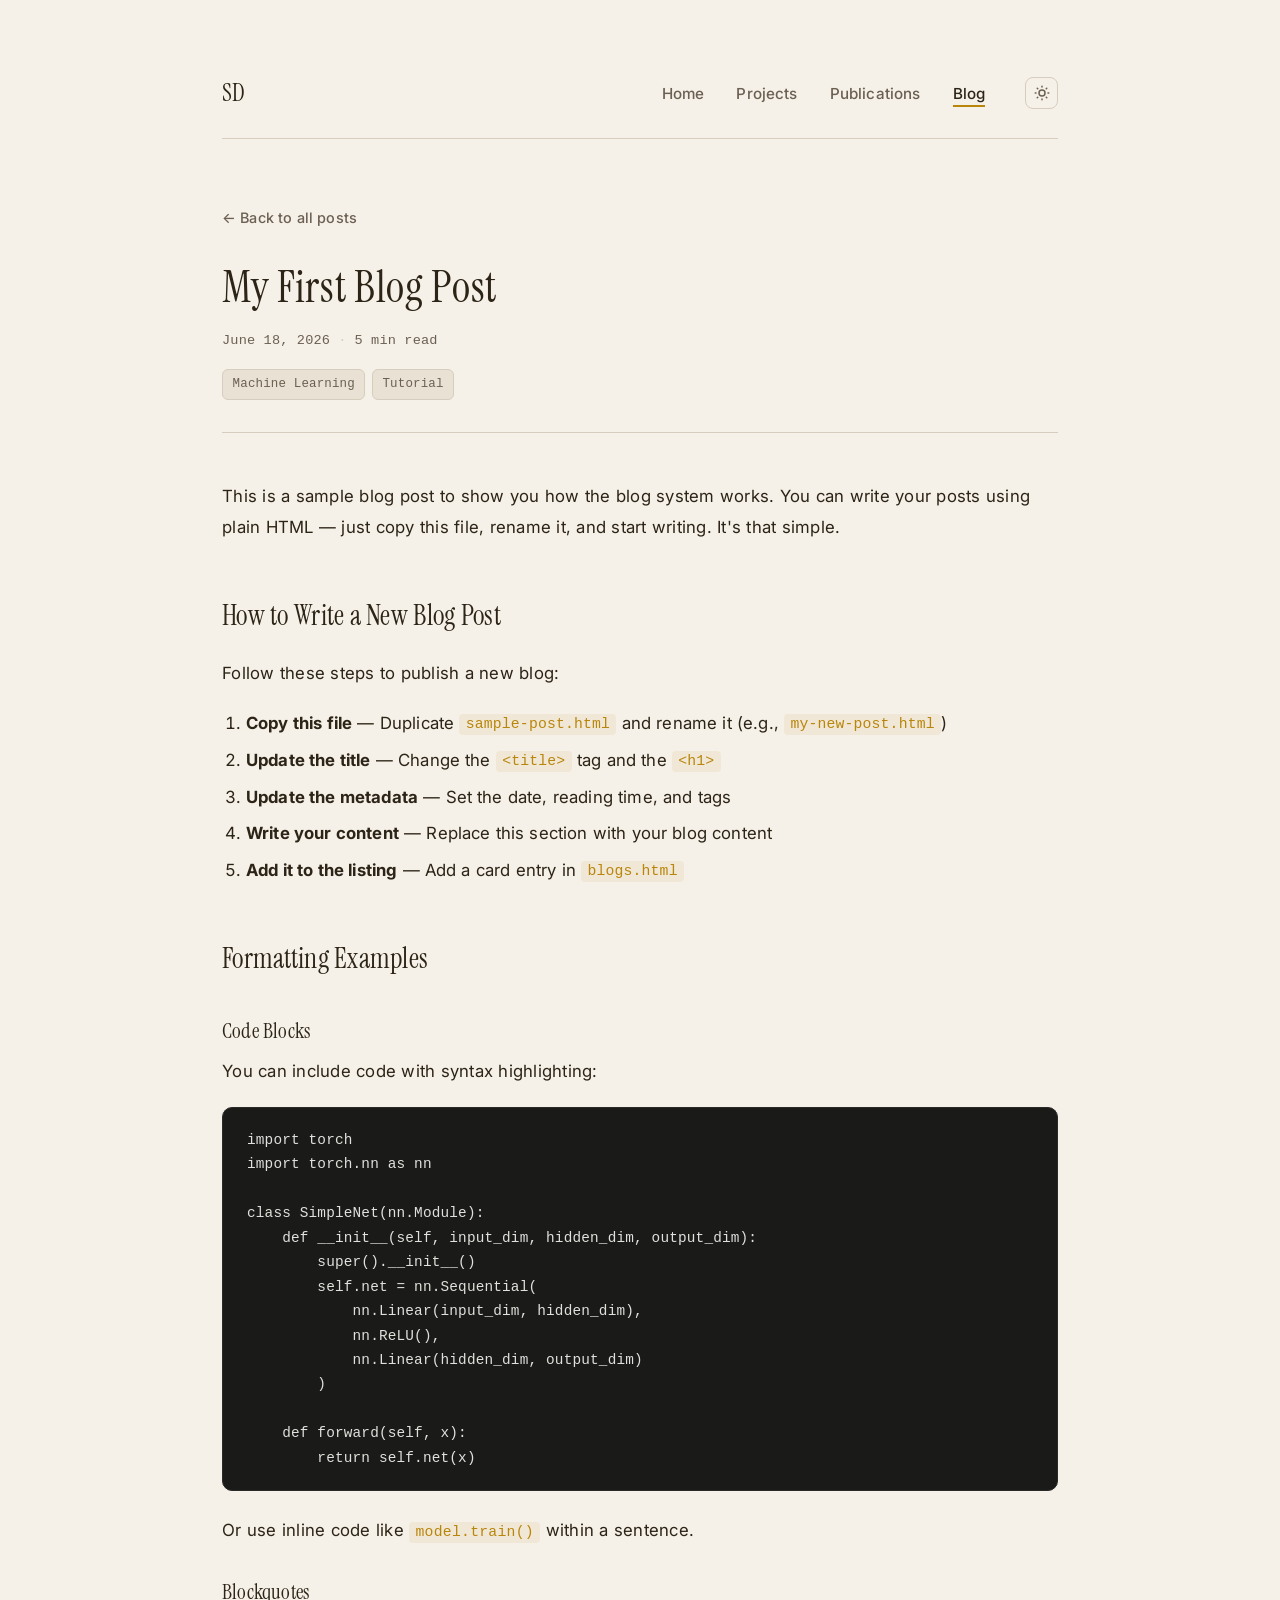
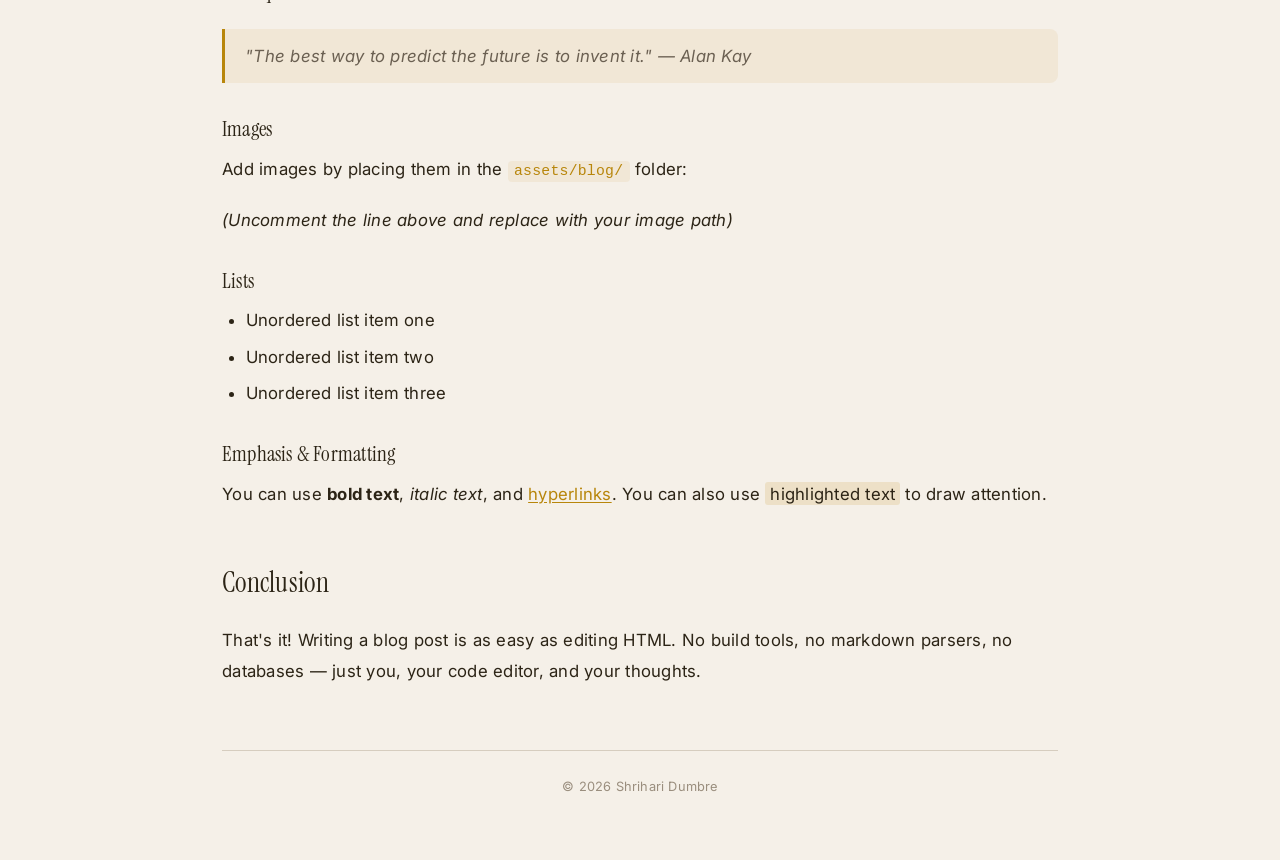
<file: my-references/sample-post.html>
<!DOCTYPE html>
<html lang="en">
<head>
  <meta charset="UTF-8" />
  <meta name="viewport" content="width=device-width, initial-scale=1.0" />
  <title>My First Blog Post - Shrihari Dumbre</title>
  <meta name="description" content="A sample blog post to demonstrate how to write and publish blogs on my website." />
  <meta name="theme-color" content="#f3f4f6" />
  <link rel="icon" href="data:image/svg+xml,<svg xmlns='http://www.w3.org/2000/svg' viewBox='0 0 100 100'><text y='.9em' font-size='90'>SD</text></svg>" />
  <link rel="stylesheet" href="../style.css?v=3" />
</head>
<body>

<div class="container">
  <nav>
    <a href="../index.html" class="logo">SD</a>
    <ul class="nav-links">
      <li><a href="../index.html">Home</a></li>
      <li><a href="../projects.html">Projects</a></li>
      <li><a href="../publications.html">Publications</a></li>
      <li><a href="../blogs.html" class="active">Blog</a></li>
      <li>
        <button id="theme-toggle" class="theme-toggle" aria-label="Toggle Dark Mode">
          <svg class="sun-icon" xmlns="http://www.w3.org/2000/svg" fill="none" viewBox="0 0 24 24" stroke="currentColor">
            <path stroke-linecap="round" stroke-linejoin="round" stroke-width="2" d="M12 3v1m0 16v1m9-9h-1M4 12H3m15.364 6.364l-.707-.707M6.343 6.343l-.707-.707m12.728 0l-.707.707M6.343 17.657l-.707.707M16 12a4 4 0 11-8 0 4 4 0 018 0z" />
          </svg>
          <svg class="moon-icon" xmlns="http://www.w3.org/2000/svg" fill="none" viewBox="0 0 24 24" stroke="currentColor">
            <path stroke-linecap="round" stroke-linejoin="round" stroke-width="2" d="M20.354 15.354A9 9 0 018.646 3.646 9.003 9.003 0 0012 21a9.003 9.003 0 008.354-5.646z" />
          </svg>
        </button>
      </li>
    </ul>
  </nav>

  <main>
    <article class="blog-article">
      <!-- Back link -->
      <a href="../blogs.html" class="blog-back-link">← Back to all posts</a>

      <!-- Article Header -->
      <header class="blog-article-header">
        <h1>My First Blog Post</h1>
        <div class="blog-article-meta">
          <time datetime="2026-06-18">June 18, 2026</time>
          <span class="blog-meta-sep">·</span>
          <span>5 min read</span>
        </div>
        <div class="blog-article-tags">
          <span class="tag">Machine Learning</span>
          <span class="tag">Tutorial</span>
        </div>
      </header>

      <!-- Article Content — Write your blog here! -->
      <div class="blog-content">
        <p>
          This is a sample blog post to show you how the blog system works. 
          You can write your posts using plain HTML — just copy this file, 
          rename it, and start writing. It's that simple.
        </p>

        <h2>How to Write a New Blog Post</h2>
        <p>
          Follow these steps to publish a new blog:
        </p>
        <ol>
          <li><strong>Copy this file</strong> — Duplicate <code>sample-post.html</code> and rename it (e.g., <code>my-new-post.html</code>)</li>
          <li><strong>Update the title</strong> — Change the <code>&lt;title&gt;</code> tag and the <code>&lt;h1&gt;</code></li>
          <li><strong>Update the metadata</strong> — Set the date, reading time, and tags</li>
          <li><strong>Write your content</strong> — Replace this section with your blog content</li>
          <li><strong>Add it to the listing</strong> — Add a card entry in <code>blogs.html</code></li>
        </ol>

        <h2>Formatting Examples</h2>
        
        <h3>Code Blocks</h3>
        <p>You can include code with syntax highlighting:</p>
        <pre><code>import torch
import torch.nn as nn

class SimpleNet(nn.Module):
    def __init__(self, input_dim, hidden_dim, output_dim):
        super().__init__()
        self.net = nn.Sequential(
            nn.Linear(input_dim, hidden_dim),
            nn.ReLU(),
            nn.Linear(hidden_dim, output_dim)
        )
    
    def forward(self, x):
        return self.net(x)</code></pre>

        <p>Or use inline code like <code>model.train()</code> within a sentence.</p>

        <h3>Blockquotes</h3>
        <blockquote>
          <p>"The best way to predict the future is to invent it." — Alan Kay</p>
        </blockquote>

        <h3>Images</h3>
        <p>Add images by placing them in the <code>assets/blog/</code> folder:</p>
        <!-- <img src="../assets/blog/my-image.png" alt="Description of image" /> -->
        <p><em>(Uncomment the line above and replace with your image path)</em></p>

        <h3>Lists</h3>
        <ul>
          <li>Unordered list item one</li>
          <li>Unordered list item two</li>
          <li>Unordered list item three</li>
        </ul>

        <h3>Emphasis & Formatting</h3>
        <p>
          You can use <strong>bold text</strong>, <em>italic text</em>, 
          and <a href="https://example.com">hyperlinks</a>. You can also use
          <mark>highlighted text</mark> to draw attention.
        </p>

        <h2>Conclusion</h2>
        <p>
          That's it! Writing a blog post is as easy as editing HTML. 
          No build tools, no markdown parsers, no databases — just you, 
          your code editor, and your thoughts.
        </p>
      </div>
    </article>
  </main>

  <footer>
    <p>© 2026 Shrihari Dumbre</p>
  </footer>
</div>

<script src="../script.js"></script>
</body>
</html>
</file>
<file: style.css>
@import url('https://fonts.googleapis.com/css2?family=Instrument+Serif:ital@0;1&family=Inter:wght@400;500;600;700&family=Comic+Neue:wght@700&display=swap');

/* ── Design Tokens ── */
:root {
  --bg: #f5f0e8;
  --bg-elevated: #ede7db;
  --surface: #e8e1d4;
  --text: #2c2416;
  --text-muted: #6b6052;
  --text-faint: #9a8e7e;
  --border: #d6cdbf;
  --border-hover: #c2b8a6;
  --accent: #b8860b;
  --accent-hover: #9a7209;
  --accent-soft: rgba(184, 134, 11, 0.08);
  --accent-soft-border: rgba(184, 134, 11, 0.2);
  --font-serif: 'Instrument Serif', Georgia, 'Times New Roman', serif;
  --font-sans: 'Inter', -apple-system, BlinkMacSystemFont, "Segoe UI", Roboto, sans-serif;
  --font-mono: ui-monospace, SFMono-Regular, Menlo, Monaco, Consolas, monospace;
  --shadow-sm: 0 1px 2px rgba(0, 0, 0, 0.04);
  --shadow-md: 0 4px 12px rgba(0, 0, 0, 0.06);
  --shadow-lg: 0 8px 24px rgba(0, 0, 0, 0.08);
  --radius: 10px;
  --transition: 0.25s ease;
}

[data-theme="dark"] {
  --bg: #111110;
  --bg-elevated: #191918;
  --surface: #1e1e1c;
  --text: #ededec;
  --text-muted: #8a8a86;
  --text-faint: #5a5a56;
  --border: #2a2a28;
  --border-hover: #3a3a36;
  --accent: #d4a054;
  --accent-hover: #e0b672;
  --accent-soft: rgba(212, 160, 84, 0.1);
  --accent-soft-border: rgba(212, 160, 84, 0.25);
  --shadow-sm: 0 1px 2px rgba(0, 0, 0, 0.2);
  --shadow-md: 0 4px 12px rgba(0, 0, 0, 0.3);
  --shadow-lg: 0 8px 24px rgba(0, 0, 0, 0.4);
}

/* ── Reset ── */
*, *::before, *::after {
  box-sizing: border-box;
  margin: 0;
  padding: 0;
}

html {
  scroll-behavior: smooth;
}

body {
  font-family: var(--font-sans);
  background-color: var(--bg);
  color: var(--text);
  line-height: 1.75;
  letter-spacing: 0.01em;
  font-size: 16px;
  -webkit-font-smoothing: antialiased;
  -moz-osx-font-smoothing: grayscale;
  transition: background-color 0.4s ease, color 0.4s ease;
}

::selection {
  background: var(--accent);
  color: #fff;
}

/* ── Layout ── */
.container {
  max-width: 900px;
  margin: 0 auto;
  padding: 3rem 2rem 2rem;
}

/* ── Navigation ── */
nav {
  margin-bottom: 4rem;
  display: flex;
  align-items: center;
  justify-content: space-between;
  padding-bottom: 1.5rem;
  border-bottom: 1px solid var(--border);
}

.logo {
  font-family: var(--font-serif);
  font-weight: 400;
  font-size: 1.5rem;
  color: var(--text);
  text-decoration: none;
  letter-spacing: -0.02em;
  transition: color var(--transition);
}

.logo:hover {
  color: var(--accent);
  text-decoration: none;
}

.nav-links {
  list-style: none;
  display: flex;
  align-items: center;
  gap: 2rem;
}

.nav-links a {
  text-decoration: none;
  color: var(--text-muted);
  font-weight: 500;
  font-size: 0.95rem;
  position: relative;
  transition: color var(--transition);
  padding-bottom: 2px;
}

.nav-links a::after {
  content: '';
  position: absolute;
  bottom: -2px;
  left: 0;
  width: 0;
  height: 1.5px;
  background: var(--accent);
  transition: width 0.3s ease;
}

.nav-links a:hover,
.nav-links a.active {
  color: var(--text);
  text-decoration: none;
}

.nav-links a:hover::after,
.nav-links a.active::after {
  width: 100%;
}

/* Theme Toggle */
.theme-toggle {
  background: none;
  border: 1px solid var(--border);
  color: var(--text-muted);
  cursor: pointer;
  display: flex;
  align-items: center;
  justify-content: center;
  transition: all var(--transition);
  padding: 0.4rem;
  border-radius: 8px;
  margin-left: 0.5rem;
}

.theme-toggle:hover {
  color: var(--accent);
  border-color: var(--accent);
  background: var(--accent-soft);
}

.theme-toggle svg {
  width: 18px;
  height: 18px;
}

[data-theme="dark"] .sun-icon { display: none; }
:root:not([data-theme="dark"]) .moon-icon { display: none; }

/* ── Typography ── */
h1, h2, h3 {
  font-family: var(--font-serif);
  font-weight: 400;
  color: var(--text);
  line-height: 1.3;
  letter-spacing: 0.01em;
}

h1 {
  font-size: 3.75rem;
  margin-bottom: 0.6rem;
  line-height: 1.15;
  letter-spacing: 0.015em;
}

h2 {
  font-size: 2.1rem;
  margin-top: 3.5rem;
  margin-bottom: 1.5rem;
  padding-bottom: 0.5rem;
  border-bottom: 1px solid var(--border);
  letter-spacing: 0.01em;
}

h3 {
  font-size: 1.35rem;
  margin-bottom: 0.75rem;
  letter-spacing: 0.01em;
}

p {
  margin-bottom: 1.35rem;
  color: var(--text);
  font-size: 1.06rem;
  line-height: 1.85;
  letter-spacing: 0.015em;
}

.subtitle {
  font-size: 1.25rem;
  color: var(--text-muted);
  margin-bottom: 2rem;
  font-family: var(--font-sans);
  font-weight: 400;
  letter-spacing: 0.02em;
}

.hero-text .subtitle {
  margin-bottom: 0.2rem;
}

.education {
  font-size: 1.08rem;
  color: var(--text-muted);
  margin-top: 0;
  margin-bottom: 2rem;
  font-weight: 400;
  letter-spacing: 0.02em;
}

/* ── Links ── */
a {
  color: var(--accent);
  text-decoration: none;
  transition: color var(--transition);
}

a:hover {
  color: var(--accent-hover);
  text-decoration: underline;
}

/* ── Hero ── */
.hero-layout {
  display: flex;
  align-items: center;
  justify-content: space-between;
  gap: 2.5rem;
  margin-bottom: 1rem;
}

.hero-text {
  flex: 1;
}

.happy-name {
  color: var(--text);
}

.hero-links {
  display: flex;
  gap: 0.75rem;
  margin-top: 1.5rem;
  align-items: center;
  flex-wrap: wrap;
}

.hero-links a {
  color: var(--text-muted);
  font-weight: 500;
  font-size: 0.95rem;
  padding: 0.35rem 0.85rem;
  border: 1px solid var(--border);
  border-radius: 6px;
  transition: all var(--transition);
  text-decoration: none;
}

.hero-links a:hover {
  color: var(--accent);
  border-color: var(--accent);
  background: var(--accent-soft);
  text-decoration: none;
}

.hero-links .sep {
  display: none;
}

/* Hero Photo */
.hero-photo-container {
  position: relative;
  display: flex;
  justify-content: center;
  align-items: center;
  flex-shrink: 0;
  margin-right: 1rem;
}

.photo-slot {
  width: 140px;
  height: 140px;
  border-radius: 50%;
  background: var(--surface);
  border: 2px dashed var(--border);
  display: flex;
  align-items: center;
  justify-content: center;
  transition: border-color var(--transition);
}

.photo-note {
  position: absolute;
  left: 155px;
  top: 10px;
  width: 150px;
  font-family: 'Comic Neue', "Comic Sans MS", cursive;
  font-size: 1rem;
  color: var(--text-faint);
  line-height: 1.25;
  text-align: left;
  transform: rotate(6deg);
}

.photo-note svg {
  position: absolute;
  left: -40px;
  top: 15px;
  color: var(--text-faint);
  transform: scaleX(-1) rotate(15deg);
}

/* ── Section Styles ── */
section {
  margin-bottom: 1rem;
}

#about p {
  color: var(--text-muted);
  max-width: 680px;
}

/* ── Skills ── */
.skills-grid {
  display: grid;
  grid-template-columns: repeat(3, 1fr);
  gap: 1rem;
}

.skill-category {
  border: 1px solid var(--border);
  border-radius: var(--radius);
  padding: 1.5rem;
  background: var(--bg);
  transition: all var(--transition);
}

.skill-category:hover {
  border-color: var(--border-hover);
  box-shadow: var(--shadow-md);
  transform: translateY(-2px);
}

.skill-category-title {
  font-family: var(--font-sans);
  font-size: 0.9rem;
  font-weight: 600;
  color: var(--text);
  margin-bottom: 1rem;
  display: flex;
  align-items: center;
  gap: 0.5rem;
  text-transform: uppercase;
  letter-spacing: 0.05em;
}

.skill-category-icon {
  font-size: 1.2rem;
  line-height: 1;
}

.skill-tags {
  display: flex;
  flex-wrap: wrap;
  gap: 0.4rem;
}

.skill-pill {
  font-family: var(--font-mono);
  font-size: 0.8rem;
  font-weight: 500;
  padding: 0.3rem 0.7rem;
  border-radius: 6px;
  border: 1px solid var(--border);
  color: var(--text-muted);
  background: var(--bg);
  transition: all var(--transition);
  cursor: default;
}

.skill-pill:hover {
  color: var(--accent);
  border-color: var(--accent);
  background: var(--accent-soft);
}

/* ── Experience Cards ── */
.exp-card {
  border: 1px solid var(--border);
  border-radius: var(--radius);
  padding: 1.5rem 1.75rem;
  margin-bottom: 1rem;
  transition: all var(--transition);
  background: var(--bg);
}

.exp-card:hover {
  border-color: var(--border-hover);
  box-shadow: var(--shadow-md);
  transform: translateY(-2px);
}

.exp-header {
  display: flex;
  justify-content: space-between;
  align-items: flex-start;
  gap: 1rem;
  margin-bottom: 0.75rem;
}

.exp-title {
  font-family: var(--font-sans);
  font-size: 1.1rem;
  font-weight: 700;
  color: var(--text);
  margin-bottom: 0.2rem;
}

.exp-role {
  font-size: 0.95rem;
  color: var(--accent);
  font-weight: 500;
  font-style: italic;
  margin-bottom: 0 !important;
}

.exp-meta {
  display: flex;
  flex-direction: column;
  align-items: flex-end;
  flex-shrink: 0;
}

.exp-date {
  font-size: 0.85rem;
  font-weight: 600;
  color: var(--text);
  white-space: nowrap;
  font-family: var(--font-mono);
}

.exp-location {
  font-size: 0.8rem;
  color: var(--text-muted);
}

.exp-bullets {
  list-style: none;
  padding-left: 0;
  margin-top: 0.5rem;
}

.exp-bullets li {
  position: relative;
  padding-left: 1.25rem;
  margin-bottom: 0.5rem;
  font-size: 0.95rem;
  color: var(--text-muted);
  line-height: 1.65;
}

.exp-bullets li::before {
  content: "\2022";
  position: absolute;
  left: 0;
  color: var(--accent);
  font-weight: 700;
}

/* ── Research Interest Cards ── */
.research-grid {
  display: grid;
  grid-template-columns: repeat(auto-fit, minmax(260px, 1fr));
  gap: 1rem;
}

.research-card {
  border: 1px solid var(--border);
  border-radius: var(--radius);
  padding: 1.5rem;
  transition: all var(--transition);
  background: var(--bg);
  display: flex;
  flex-direction: column;
}

.research-card:hover {
  border-color: var(--border-hover);
  box-shadow: var(--shadow-md);
  transform: translateY(-2px);
}

.research-icon {
  font-size: 1.75rem;
  margin-bottom: 0.75rem;
  line-height: 1;
}

.research-card h3 {
  font-family: var(--font-sans);
  font-size: 1.05rem;
  font-weight: 700;
  margin-bottom: 0.5rem;
}

.research-card p {
  font-size: 0.9rem;
  color: var(--text-muted);
  line-height: 1.65;
  flex: 1;
}

.research-status {
  display: inline-block;
  font-size: 0.72rem;
  font-weight: 600;
  letter-spacing: 0.05em;
  text-transform: uppercase;
  padding: 0.3rem 0.75rem;
  border-radius: 6px;
  margin-top: 0.75rem;
  width: fit-content;
}

.research-status.active {
  background-color: rgba(22, 163, 74, 0.08);
  color: #16a34a;
  border: 1px solid rgba(22, 163, 74, 0.2);
}

.research-status.exploring {
  background-color: var(--accent-soft);
  color: var(--accent);
  border: 1px solid var(--accent-soft-border);
}

[data-theme="dark"] .research-status.active {
  background-color: rgba(74, 222, 128, 0.1);
  color: #4ade80;
  border-color: rgba(74, 222, 128, 0.2);
}

/* ── Projects ── */
.project-list {
  display: flex;
  flex-direction: column;
  gap: 1rem;
  margin-top: 1.5rem;
}

.project-item {
  border: 1px solid var(--border);
  padding: 1.5rem;
  border-radius: var(--radius);
  transition: all var(--transition);
  text-decoration: none;
  display: block;
  background: var(--bg);
}

.project-item:hover {
  border-color: var(--border-hover);
  box-shadow: var(--shadow-md);
  transform: translateY(-2px);
  text-decoration: none;
}

.project-item h3 {
  font-family: var(--font-sans);
  font-size: 1.1rem;
  font-weight: 700;
}

.project-item p {
  color: var(--text-muted);
  margin-bottom: 1rem;
  font-size: 0.9rem;
  line-height: 1.65;
}

.tags {
  display: flex;
  flex-wrap: wrap;
  gap: 0.4rem;
}

.tag {
  font-family: var(--font-mono);
  font-size: 0.78rem;
  font-weight: 500;
  padding: 0.25rem 0.6rem;
  border-radius: 6px;
  border: 1px solid var(--border);
  color: var(--text-muted);
  background: var(--surface);
  transition: all var(--transition);
}

.tag:hover {
  color: var(--accent);
  border-color: var(--accent);
}

/* ── Blog Listing ── */
.blog-list {
  display: flex;
  flex-direction: column;
  gap: 1rem;
  margin-top: 1rem;
}

.blog-card {
  display: flex;
  align-items: center;
  justify-content: space-between;
  gap: 1.5rem;
  border: 1px solid var(--border);
  border-radius: var(--radius);
  padding: 1.75rem 2rem;
  text-decoration: none;
  background: var(--bg);
  transition: all var(--transition);
}

.blog-card:hover {
  border-color: var(--border-hover);
  box-shadow: var(--shadow-md);
  transform: translateY(-2px);
  text-decoration: none;
}

.blog-card-content {
  flex: 1;
  min-width: 0;
}

.blog-card-meta {
  display: flex;
  align-items: center;
  gap: 0.5rem;
  font-size: 0.82rem;
  color: var(--text-faint);
  margin-bottom: 0.5rem;
  font-weight: 500;
  font-family: var(--font-mono);
}

.blog-meta-sep {
  color: var(--border);
}

.blog-card-title {
  font-family: var(--font-serif);
  font-size: 1.35rem;
  font-weight: 400;
  color: var(--text);
  margin-bottom: 0.5rem;
  margin-top: 0;
  line-height: 1.3;
}

.blog-card-excerpt {
  font-size: 0.9rem;
  color: var(--text-muted);
  line-height: 1.65;
  margin-bottom: 0.75rem;
}

.blog-card-tags {
  display: flex;
  flex-wrap: wrap;
  gap: 0.4rem;
}

.blog-card-tags .tag {
  font-size: 0.75rem;
  padding: 0.2rem 0.5rem;
}

.blog-card-arrow {
  flex-shrink: 0;
  color: var(--text-faint);
  transition: all var(--transition);
}

.blog-card:hover .blog-card-arrow {
  color: var(--accent);
  transform: translateX(4px);
}

/* ── Blog Article ── */
.blog-back-link {
  display: inline-flex;
  align-items: center;
  font-size: 0.9rem;
  font-weight: 500;
  color: var(--text-muted);
  text-decoration: none;
  margin-bottom: 2rem;
  transition: color var(--transition);
}

.blog-back-link:hover {
  color: var(--accent);
  text-decoration: none;
}

.blog-article-header {
  margin-bottom: 3rem;
  padding-bottom: 2rem;
  border-bottom: 1px solid var(--border);
}

.blog-article-header h1 {
  font-size: 2.75rem;
  margin-bottom: 1rem;
  line-height: 1.15;
}

.blog-article-meta {
  display: flex;
  align-items: center;
  gap: 0.5rem;
  font-size: 0.85rem;
  color: var(--text-muted);
  margin-bottom: 1rem;
  font-weight: 500;
  font-family: var(--font-mono);
}

.blog-article-tags {
  display: flex;
  flex-wrap: wrap;
  gap: 0.4rem;
}

/* ── Blog Content Prose ── */
.blog-content {
  max-width: 100%;
}

.blog-content h2 {
  font-size: 1.75rem;
  margin-top: 2.5rem;
  margin-bottom: 1rem;
  padding-top: 1rem;
  border-bottom: none;
}

.blog-content h3 {
  font-size: 1.3rem;
  margin-top: 2rem;
  margin-bottom: 0.75rem;
}

.blog-content p {
  margin-bottom: 1.25rem;
  font-size: 1.05rem;
  line-height: 1.8;
}

.blog-content ul,
.blog-content ol {
  margin-bottom: 1.25rem;
  padding-left: 1.5rem;
}

.blog-content li {
  margin-bottom: 0.5rem;
  font-size: 1.05rem;
  line-height: 1.7;
  color: var(--text);
}

.blog-content pre {
  background: #1a1a18;
  color: #e0e0dc;
  padding: 1.25rem 1.5rem;
  border-radius: var(--radius);
  overflow-x: auto;
  margin-bottom: 1.5rem;
  font-family: var(--font-mono);
  font-size: 0.9rem;
  line-height: 1.7;
  border: 1px solid #2a2a28;
}

.blog-content code {
  font-family: var(--font-mono);
  font-size: 0.88em;
  background: var(--accent-soft);
  color: var(--accent);
  padding: 0.15rem 0.4rem;
  border-radius: 4px;
}

.blog-content pre code {
  background: none;
  color: inherit;
  padding: 0;
  border-radius: 0;
  font-size: 0.9rem;
}

.blog-content blockquote {
  border-left: 3px solid var(--accent);
  margin: 1.5rem 0;
  padding: 0.75rem 1.25rem;
  background: var(--accent-soft);
  border-radius: 0 8px 8px 0;
}

.blog-content blockquote p {
  font-style: italic;
  color: var(--text-muted);
  margin-bottom: 0;
}

.blog-content img {
  max-width: 100%;
  height: auto;
  border-radius: var(--radius);
  margin: 1.5rem 0;
  border: 1px solid var(--border);
}

.blog-content mark {
  background: rgba(184, 134, 11, 0.15);
  color: var(--text);
  padding: 0.1rem 0.3rem;
  border-radius: 3px;
}

[data-theme="dark"] .blog-content mark {
  background: rgba(212, 160, 84, 0.15);
}

.blog-content hr {
  border: none;
  border-top: 1px solid var(--border);
  margin: 2rem 0;
}

.blog-content a {
  color: var(--accent);
  text-decoration: underline;
  text-underline-offset: 2px;
}

.blog-content a:hover {
  color: var(--accent-hover);
}

/* ── About page styles ── */
.title-bar {
  font-family: var(--font-mono);
  font-size: 0.85rem;
  color: var(--text-faint);
  margin-bottom: 2rem;
  padding-bottom: 0.75rem;
  border-bottom: 1px solid var(--border);
}

.section {
  margin-bottom: 3rem;
}

.prompt {
  font-family: var(--font-mono);
  font-size: 0.85rem;
  margin-bottom: 1rem;
  color: var(--text-faint);
}

.prompt .user { color: var(--accent); }
.prompt .at { color: var(--text-faint); }
.prompt .host { color: var(--text-muted); }
.prompt .text { color: var(--text-faint); margin-right: 0.5rem; }
.prompt .cmd { color: var(--text); font-weight: 600; }

.grid {
  display: grid;
  grid-template-columns: repeat(auto-fit, minmax(200px, 1fr));
  gap: 1rem;
}

.grid > div {
  border: 1px solid var(--border);
  border-radius: var(--radius);
  padding: 1.25rem;
  transition: all var(--transition);
}

.grid > div:hover {
  border-color: var(--border-hover);
  box-shadow: var(--shadow-md);
}

/* ── Notes Section ── */
.notes-list {
  display: flex;
  flex-direction: column;
  gap: 1rem;
  margin-top: 1rem;
}

.note-card {
  border: 1px solid var(--border);
  border-radius: var(--radius);
  padding: 1.5rem 1.75rem;
  background: var(--bg);
  transition: all var(--transition);
}

.note-card:hover {
  border-color: var(--border-hover);
  box-shadow: var(--shadow-md);
  transform: translateY(-2px);
}

.note-meta {
  font-family: var(--font-mono);
  font-size: 0.8rem;
  color: var(--text-faint);
  margin-bottom: 0.5rem;
  font-weight: 500;
}

.note-title {
  font-family: var(--font-serif);
  font-size: 1.25rem;
  font-weight: 400;
  color: var(--text);
  margin-bottom: 0.5rem;
}

.note-body {
  font-size: 0.95rem;
  color: var(--text-muted);
  line-height: 1.7;
  margin-bottom: 0.75rem;
}

.note-tags {
  display: flex;
  flex-wrap: wrap;
  gap: 0.4rem;
}

.note-tags .tag {
  font-size: 0.75rem;
  padding: 0.2rem 0.5rem;
}

.notes-empty {
  border: 1px dashed var(--border);
  border-radius: var(--radius);
  padding: 2.5rem;
  text-align: center;
}

.notes-empty p {
  color: var(--text-faint);
  font-style: italic;
  margin-bottom: 0;
  font-size: 0.95rem;
}

/* ── Sticky Nav ── */
nav {
  position: sticky;
  top: 0;
  background: var(--bg);
  z-index: 100;
  margin-bottom: 4rem;
  padding-top: 1.5rem;
  transition: background-color 0.4s ease;
}

/* Scroll offset for anchor links */
section[id] {
  scroll-margin-top: 5rem;
}

/* ── Footer ── */
footer {
  margin-top: 4rem;
  padding-top: 1.5rem;
  border-top: 1px solid var(--border);
  text-align: center;
  padding-bottom: 2rem;
}

.footer-links {
  display: flex;
  justify-content: center;
  align-items: center;
  gap: 1.5rem;
  margin-bottom: 1rem;
  flex-wrap: wrap;
}

.footer-links a {
  color: var(--text-muted);
  font-size: 0.85rem;
  font-weight: 500;
  text-decoration: none;
  transition: color var(--transition);
}

.footer-links a:hover {
  color: var(--accent);
  text-decoration: none;
}

.footer-links .footer-sep {
  color: var(--border);
  font-size: 0.75rem;
}

footer p {
  color: var(--text-faint);
  font-size: 0.8rem;
  margin-bottom: 0;
}

/* ── Scroll Animations ── */
[data-animate] {
  opacity: 0;
  transform: translateY(20px);
  transition: opacity 0.6s ease, transform 0.6s ease;
}

[data-animate].is-visible {
  opacity: 1;
  transform: translateY(0);
}

/* Stagger children */
[data-animate-stagger] > * {
  opacity: 0;
  transform: translateY(16px);
  transition: opacity 0.5s ease, transform 0.5s ease;
}

[data-animate-stagger].is-visible > *:nth-child(1) { transition-delay: 0ms; opacity: 1; transform: translateY(0); }
[data-animate-stagger].is-visible > *:nth-child(2) { transition-delay: 80ms; opacity: 1; transform: translateY(0); }
[data-animate-stagger].is-visible > *:nth-child(3) { transition-delay: 160ms; opacity: 1; transform: translateY(0); }
[data-animate-stagger].is-visible > *:nth-child(4) { transition-delay: 240ms; opacity: 1; transform: translateY(0); }
[data-animate-stagger].is-visible > *:nth-child(5) { transition-delay: 320ms; opacity: 1; transform: translateY(0); }

/* ── Responsive ── */
@media (max-width: 768px) {
  .container {
    padding: 2rem 1.25rem 1.5rem;
  }

  nav {
    margin-bottom: 3rem;
  }

  .nav-links {
    gap: 1.25rem;
  }

  h1 { font-size: 2.5rem; }
  h2 { font-size: 1.65rem; }
}

@media (max-width: 600px) {
  h1 { font-size: 2.2rem; }
  
  .nav-links { gap: 1rem; }
  .nav-links a { font-size: 0.88rem; }

  .hero-layout {
    flex-direction: column-reverse;
    align-items: flex-start;
  }
  
  .hero-photo-container {
    align-self: center;
    margin-right: 0;
    margin-bottom: 2rem;
    margin-left: 0;
  }
  
  .photo-note {
    left: 145px;
    top: 5px;
    text-align: left;
    transform: rotate(4deg);
  }
  
  .photo-note svg {
    left: -40px;
    top: 20px;
    transform: scaleX(-1) rotate(15deg);
  }

  .hero-links a {
    font-size: 0.88rem;
    padding: 0.3rem 0.7rem;
  }

  .exp-header {
    flex-direction: column;
  }
  
  .exp-meta {
    align-items: flex-start;
  }
  
  .research-grid {
    grid-template-columns: 1fr;
  }
  
  .skills-grid {
    grid-template-columns: 1fr;
  }

  /* Blog responsive */
  .blog-card {
    padding: 1.25rem 1.5rem;
  }
  .blog-card-title {
    font-size: 1.15rem;
  }
  .blog-card-arrow {
    display: none;
  }
  .blog-article-header h1 {
    font-size: 2rem;
  }

  .footer-links {
    gap: 1rem;
  }
}
</file>
